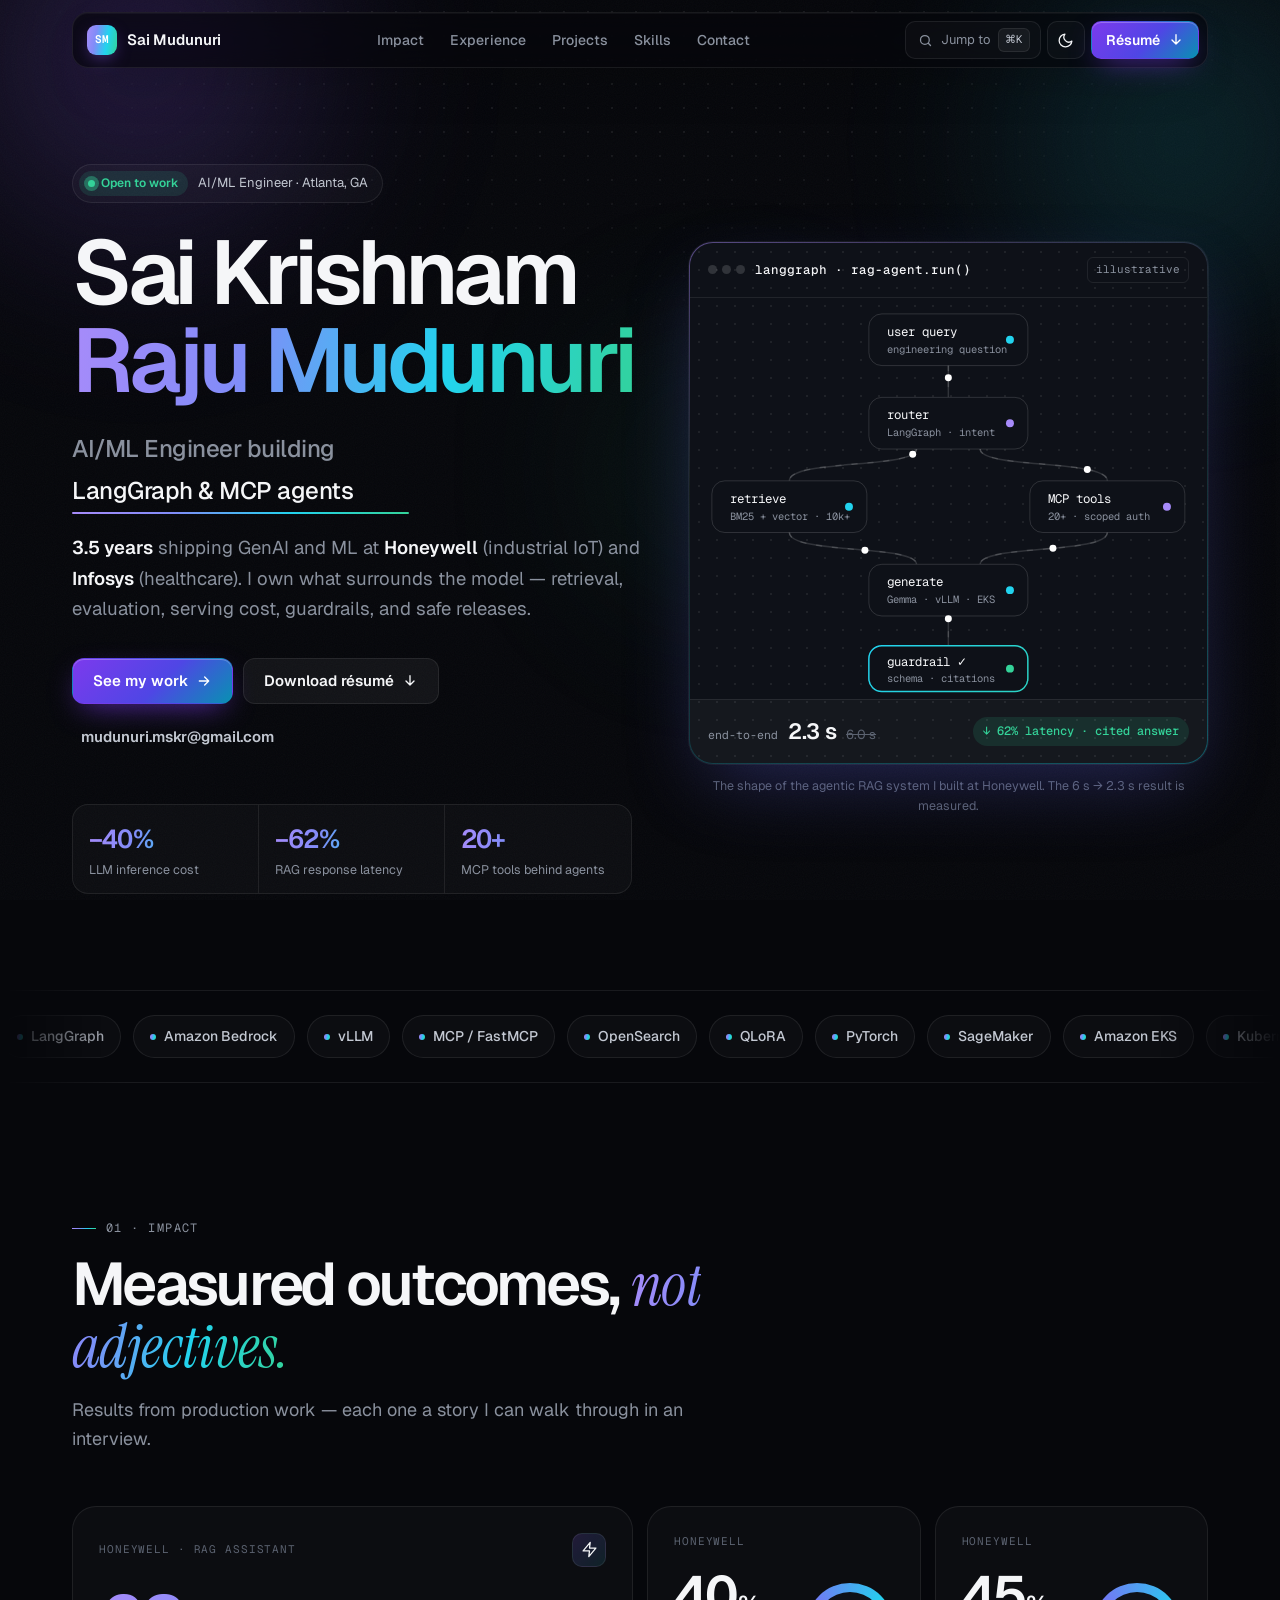
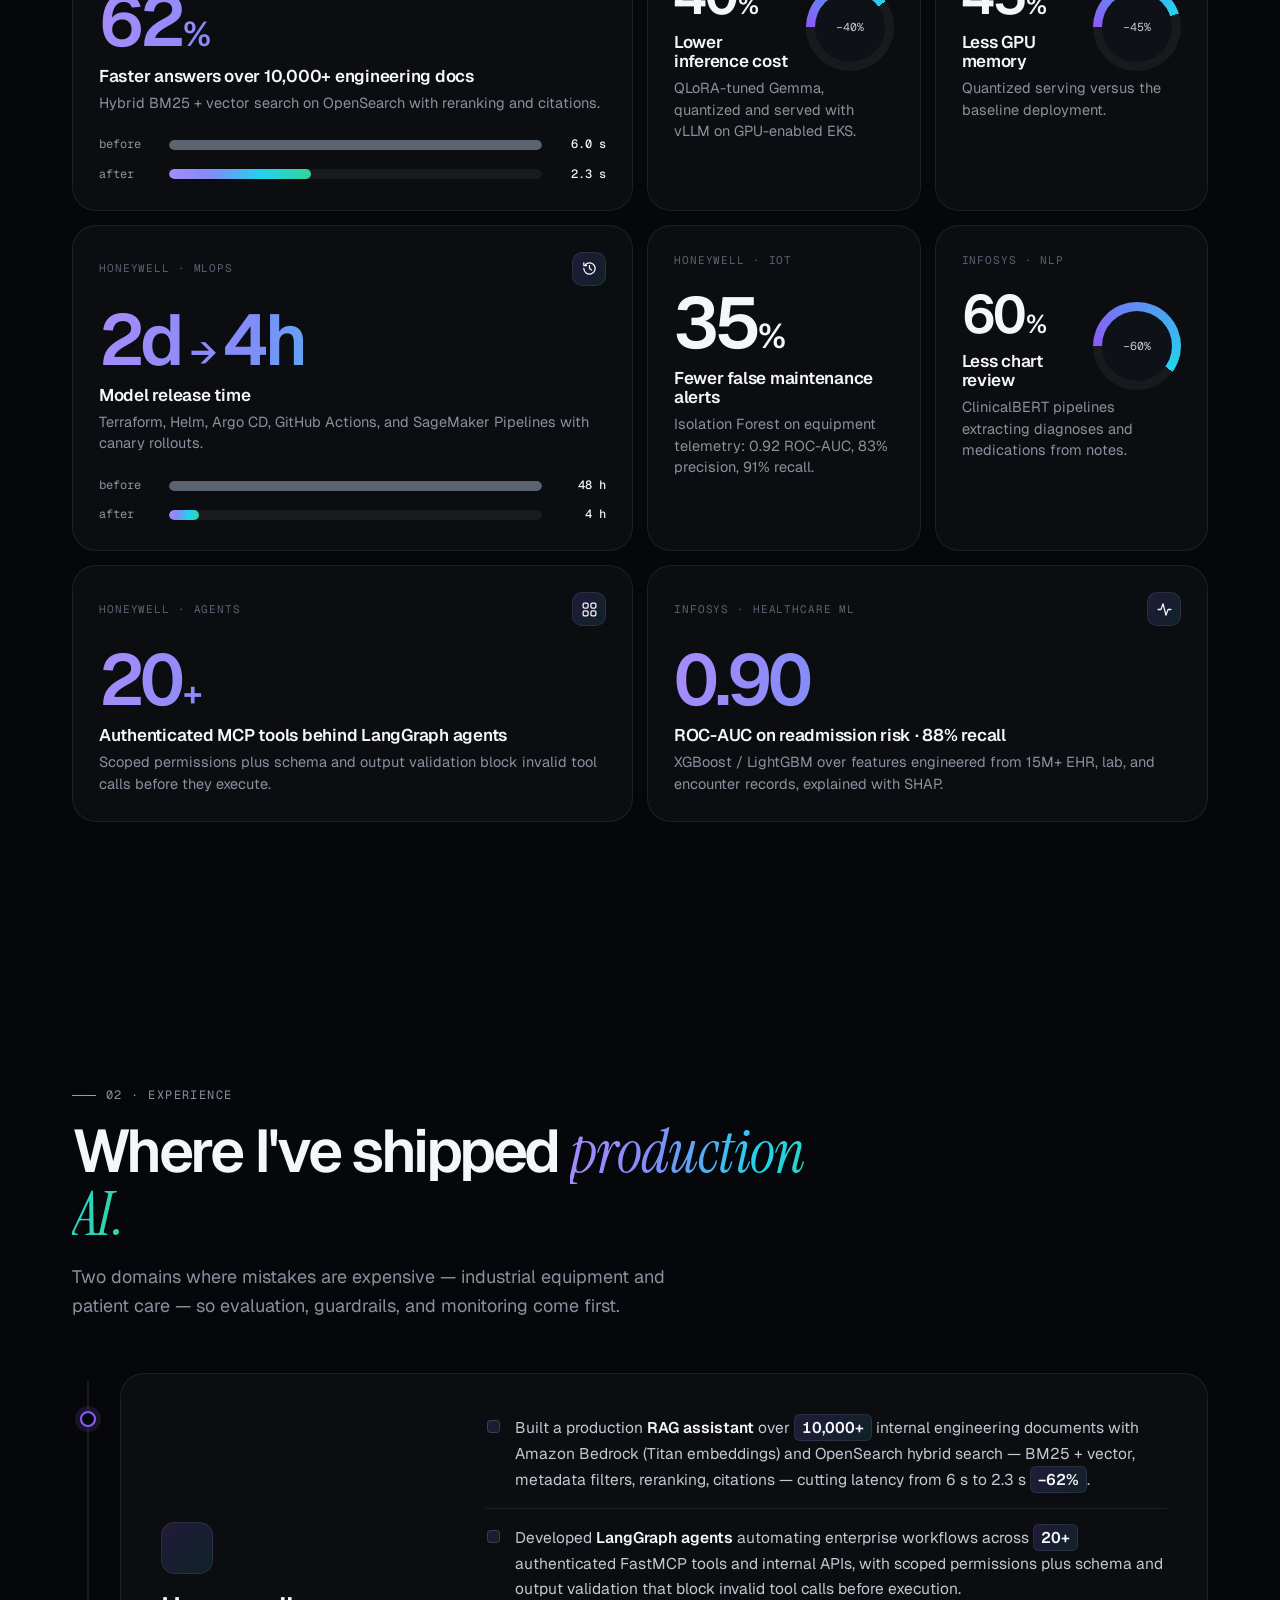
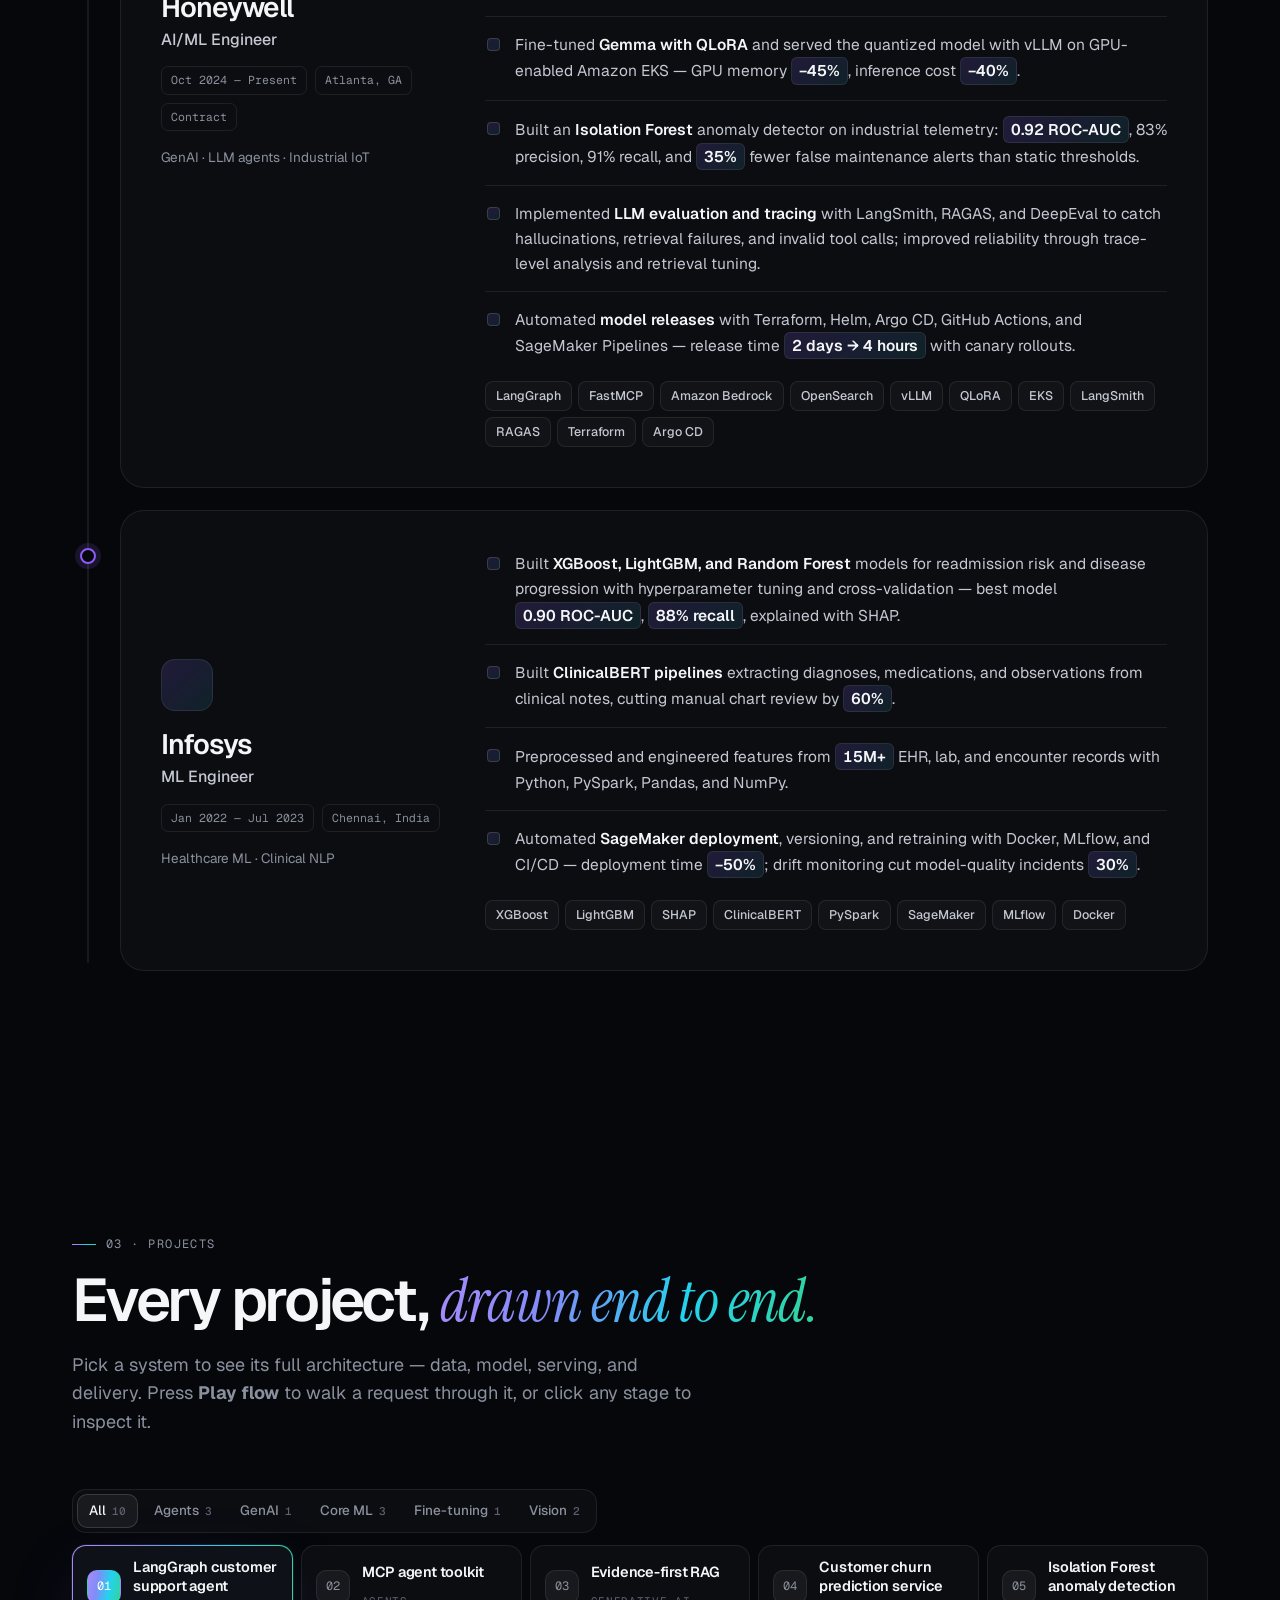
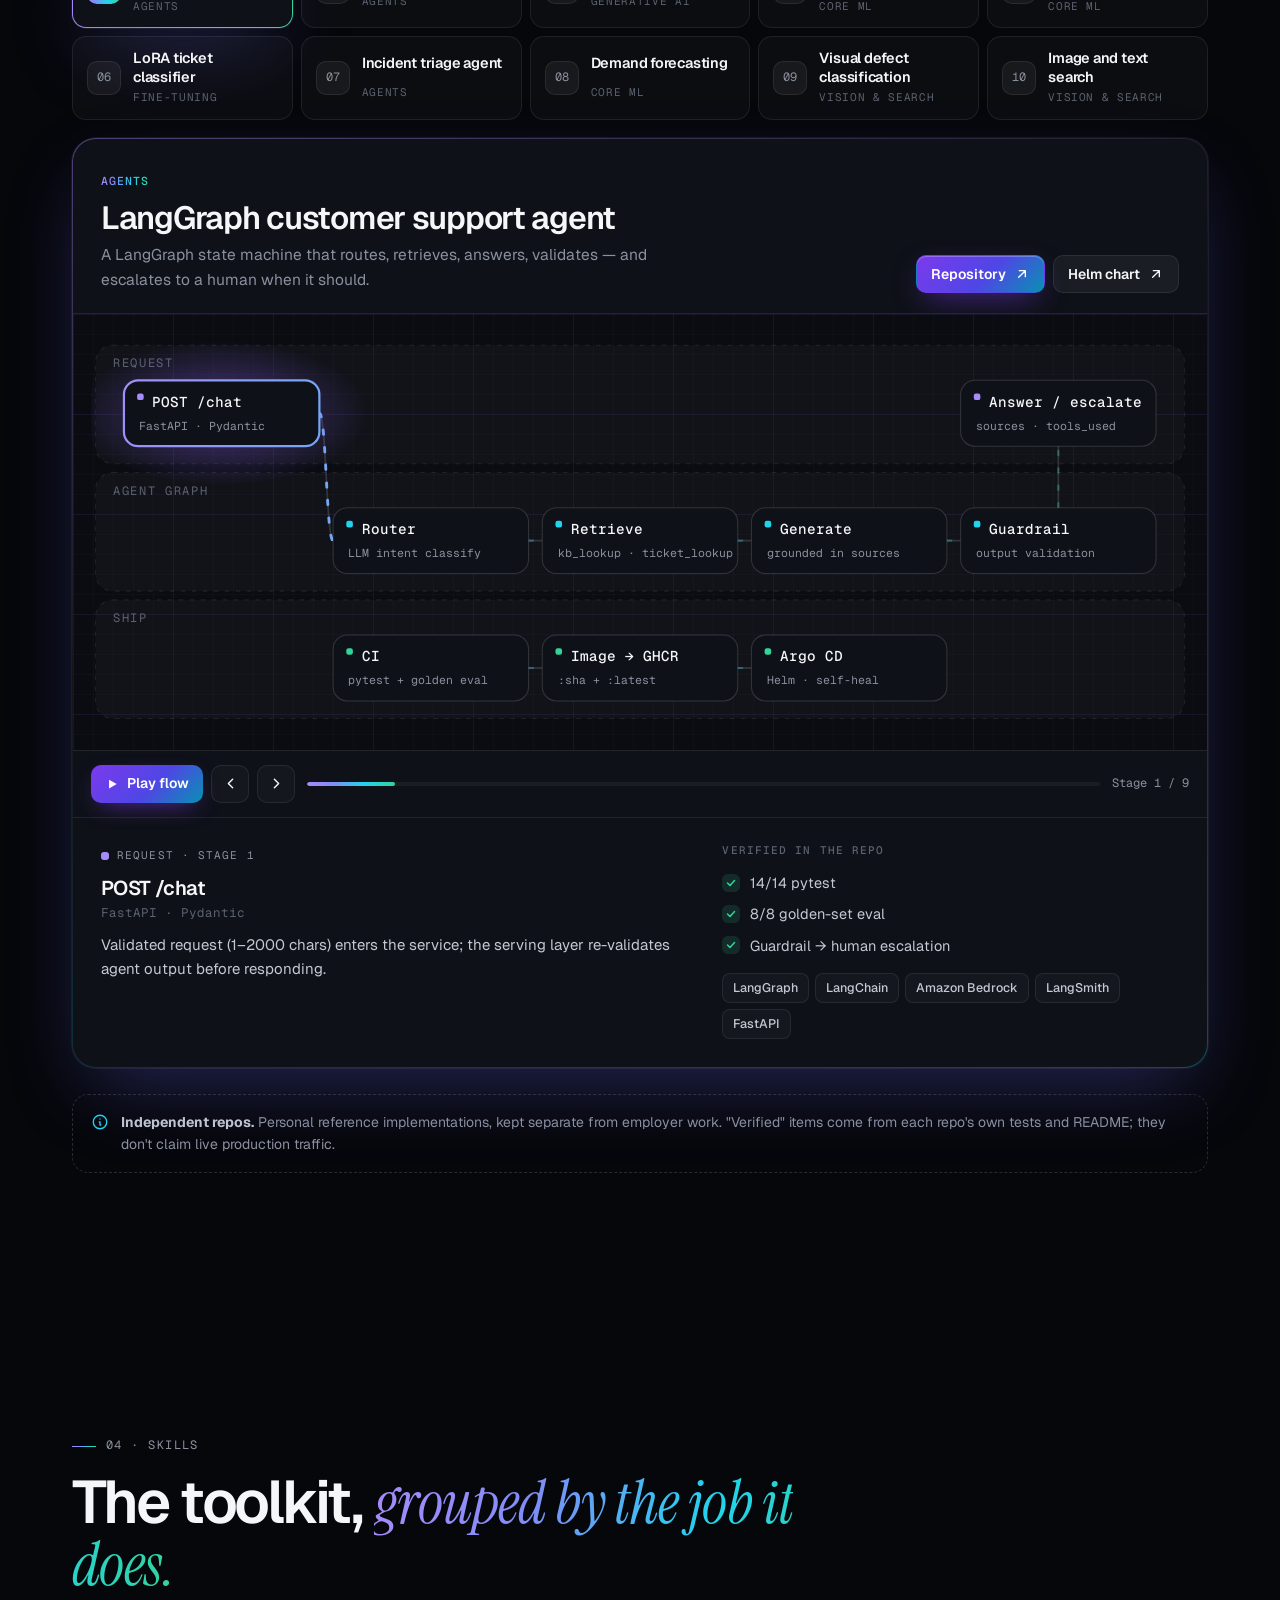
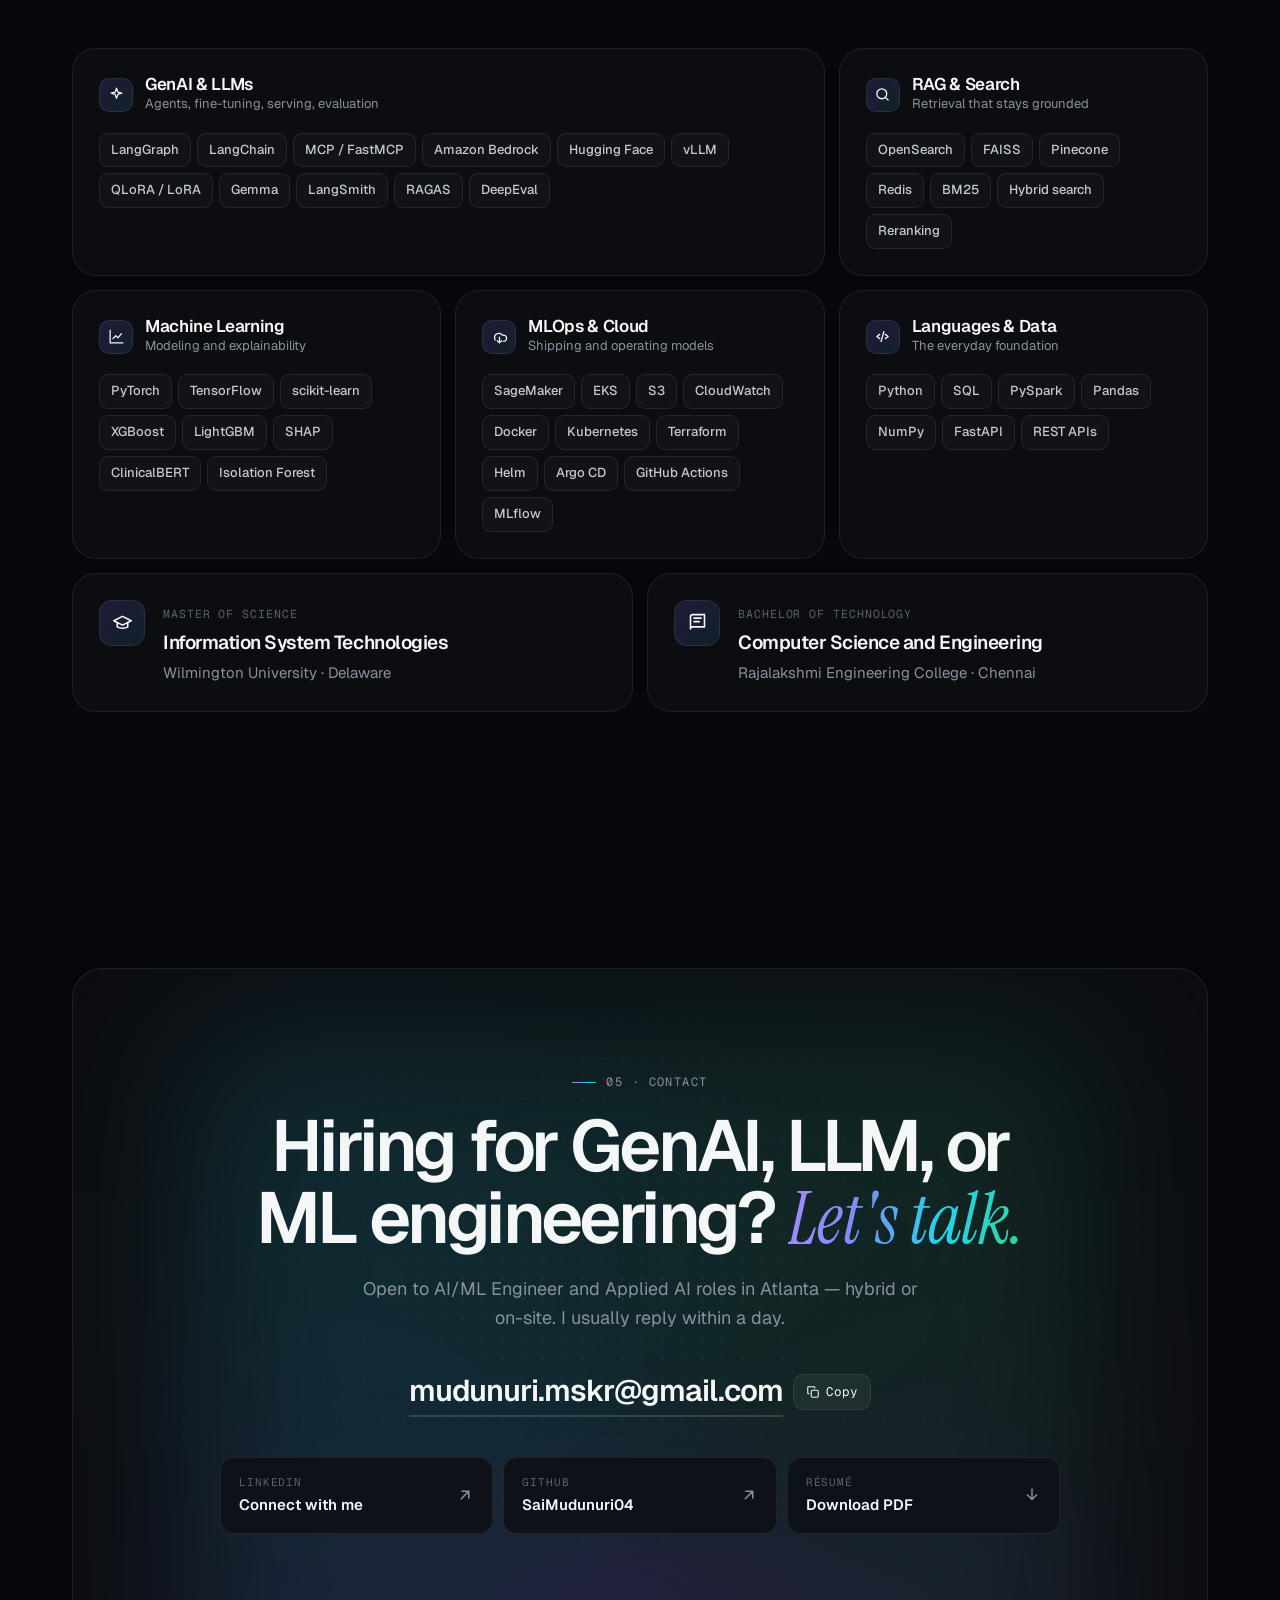
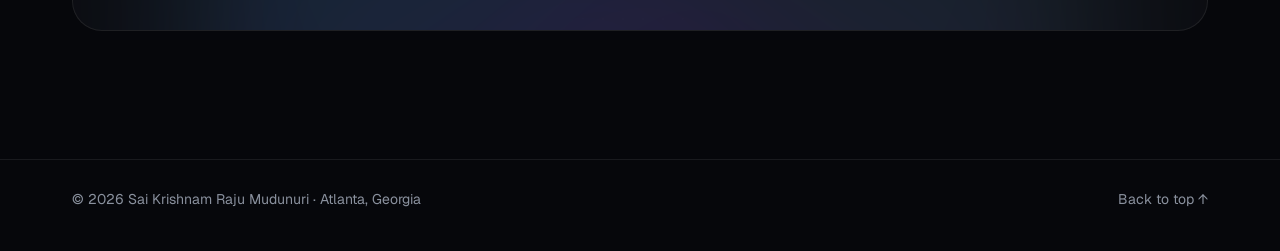
<file: public/index.html>
<!DOCTYPE html>
<html lang="en" id="top" data-theme="dark">
<head>
<meta charset="utf-8">
<meta name="viewport" content="width=device-width, initial-scale=1, viewport-fit=cover">
<title>Sai Krishnam Raju Mudunuri — AI/ML Engineer</title>
<meta name="description" content="Sai Krishnam Raju Mudunuri — AI/ML Engineer in Atlanta building production GenAI, RAG, LLM agents, and ML systems at Honeywell. Cut LLM inference cost 40% and RAG latency 62%.">
<meta name="theme-color" content="#06070b">
<meta property="og:type" content="website">
<meta property="og:title" content="Sai Krishnam Raju Mudunuri — AI/ML Engineer">
<meta property="og:description" content="Production GenAI, RAG, LLM agents, and ML systems. 3.5 years at Honeywell and Infosys.">
<meta property="og:url" content="https://saimudunuri04.github.io/">
<meta name="twitter:card" content="summary">
<link rel="canonical" href="https://saimudunuri04.github.io/">
<link rel="icon" href="data:image/svg+xml,%3Csvg xmlns='http://www.w3.org/2000/svg' viewBox='0 0 64 64'%3E%3Cdefs%3E%3ClinearGradient id='g' x1='0' y1='0' x2='1' y2='1'%3E%3Cstop offset='0' stop-color='%237c3aed'/%3E%3Cstop offset='1' stop-color='%230891b2'/%3E%3C/linearGradient%3E%3C/defs%3E%3Crect width='64' height='64' rx='16' fill='url(%23g)'/%3E%3Ctext x='32' y='41' font-family='monospace' font-size='24' font-weight='700' fill='white' text-anchor='middle'%3ESM%3C/text%3E%3C/svg%3E">
<script>
  (function () {
    var d = document.documentElement, t = null;
    d.className += ' js';
    try { t = localStorage.getItem('sm-theme'); } catch (e) {}
    d.setAttribute('data-theme', t === 'light' ? 'light' : 'dark');
  })();
</script>
<link rel="preconnect" href="https://fonts.googleapis.com">
<link rel="preconnect" href="https://fonts.gstatic.com" crossorigin>
<link href="https://fonts.googleapis.com/css2?family=Geist:wght@400;500;600;700&family=Geist+Mono:wght@400;500;600&family=Instrument+Serif:ital@0;1&display=swap" rel="stylesheet">
<link rel="stylesheet" href="styles.css">
<script type="application/ld+json">
{
  "@context": "https://schema.org",
  "@type": "Person",
  "name": "Sai Krishnam Raju Mudunuri",
  "jobTitle": "AI/ML Engineer",
  "worksFor": { "@type": "Organization", "name": "Honeywell" },
  "address": { "@type": "PostalAddress", "addressLocality": "Atlanta", "addressRegion": "GA" },
  "email": "mailto:mudunuri.mskr@gmail.com",
  "url": "https://saimudunuri04.github.io/",
  "sameAs": ["https://www.linkedin.com/in/sai-krishnam-raju-mudunuri-93438520a/", "https://github.com/SaiMudunuri04"]
}
</script>
</head>
<body>
<a class="skip-link" href="#main">Skip to main content</a>
<div id="scroll-progress" aria-hidden="true"></div>
<div class="ambient" aria-hidden="true"><div class="blob b1"></div><div class="blob b2"></div><div class="blob b3"></div></div>
<div class="noise" aria-hidden="true"></div>

<!-- ================= Nav ================= -->
<nav class="site-nav" aria-label="Primary">
  <div class="container">
    <div class="nav-shell">
      <a class="brand" href="#top" aria-label="Sai Mudunuri, back to top"><span class="brand-mark" aria-hidden="true">SM</span><span>Sai Mudunuri</span></a>
      <div class="nav-links">
        <a href="#impact">Impact</a>
        <a href="#experience">Experience</a>
        <a href="#projects">Projects</a>
        <a href="#skills">Skills</a>
        <a href="#contact">Contact</a>
      </div>
      <div class="nav-actions">
        <button class="kbd-btn" type="button" id="palette-btn" aria-label="Open quick navigation">
          <svg viewBox="0 0 24 24" fill="none" stroke="currentColor" stroke-width="2" stroke-linecap="round" aria-hidden="true"><circle cx="11" cy="11" r="7"/><path d="m20 20-3.5-3.5"/></svg>
          Jump to <kbd>⌘K</kbd>
        </button>
        <button class="icon-btn" id="theme-toggle" type="button" aria-label="Switch to light theme">
          <svg class="theme-icon-moon" viewBox="0 0 24 24" fill="none" stroke="currentColor" stroke-width="1.8" stroke-linecap="round" stroke-linejoin="round" aria-hidden="true"><path d="M21 12.8A9 9 0 1 1 11.2 3a7 7 0 0 0 9.8 9.8z"/></svg>
          <svg class="theme-icon-sun" viewBox="0 0 24 24" fill="none" stroke="currentColor" stroke-width="1.8" stroke-linecap="round" aria-hidden="true"><circle cx="12" cy="12" r="4"/><path d="M12 2v2M12 20v2M4.9 4.9l1.4 1.4M17.7 17.7l1.4 1.4M2 12h2M20 12h2M4.9 19.1l1.4-1.4M17.7 6.3l1.4-1.4"/></svg>
        </button>
        <a class="btn btn-primary btn-sm nav-cta" href="resume.pdf" download>Résumé
          <svg class="arrow-d" viewBox="0 0 24 24" fill="none" stroke="currentColor" stroke-width="2" stroke-linecap="round" stroke-linejoin="round" aria-hidden="true"><path d="M12 4v14M6 12l6 6 6-6"/></svg>
        </a>
        <button class="icon-btn menu-btn" id="menu-btn" type="button" aria-label="Open menu" aria-expanded="false" aria-controls="mobile-menu">
          <span class="bars" aria-hidden="true"><span class="bar"></span><span class="bar"></span><span class="bar"></span></span>
        </button>
      </div>
    </div>
  </div>
</nav>
<div class="mobile-menu" id="mobile-menu">
  <a href="#impact">Impact <span>01</span></a>
  <a href="#experience">Experience <span>02</span></a>
  <a href="#projects">Projects <span>03</span></a>
  <a href="#skills">Skills <span>04</span></a>
  <a href="#contact">Contact <span>05</span></a>
  <a class="btn btn-primary" href="resume.pdf" download>Download résumé</a>
</div>

<main id="main">

<!-- ================= Hero ================= -->
<header class="hero" id="home">
  <div class="container hero-grid">
    <div>
      <span class="badge rise"><span class="pill"><span class="live-dot" aria-hidden="true"></span>Open to work</span>AI/ML Engineer · Atlanta, GA</span>
      <h1 class="rise d1"><span>Sai Krishnam</span><span class="grad-text">Raju Mudunuri</span></h1>
      <p class="hero-role rise d2">AI/ML Engineer building
        <span class="rotator" id="rotator" aria-live="polite">
          <span class="on">production RAG systems</span>
          <span>LangGraph &amp; MCP agents</span>
          <span>fine-tuned, cost-efficient LLMs</span>
          <span>reliable ML pipelines</span>
        </span>
      </p>
      <p class="hero-lede rise d3">
        <strong>3.5 years</strong> shipping GenAI and ML at <strong>Honeywell</strong> (industrial IoT) and <strong>Infosys</strong> (healthcare).
        I own what surrounds the model — retrieval, evaluation, serving cost, guardrails, and safe releases.
      </p>
      <div class="hero-ctas rise d3">
        <a class="btn btn-primary" href="#experience">See my work
          <svg class="arrow-r" viewBox="0 0 24 24" fill="none" stroke="currentColor" stroke-width="2" stroke-linecap="round" stroke-linejoin="round" aria-hidden="true"><path d="M5 12h14M13 6l6 6-6 6"/></svg>
        </a>
        <a class="btn btn-secondary" href="resume.pdf" download>Download résumé
          <svg class="arrow-d" viewBox="0 0 24 24" fill="none" stroke="currentColor" stroke-width="2" stroke-linecap="round" stroke-linejoin="round" aria-hidden="true"><path d="M12 4v14M6 12l6 6 6-6"/></svg>
        </a>
        <a class="btn btn-ghost" href="mailto:mudunuri.mskr@gmail.com">mudunuri.mskr@gmail.com</a>
      </div>
      <div class="hero-proof rise d4">
        <div><b class="grad-text">−40%</b><span>LLM inference cost</span></div>
        <div><b class="grad-text">−62%</b><span>RAG response latency</span></div>
        <div><b class="grad-text">20+</b><span>MCP tools behind agents</span></div>
      </div>
    </div>

    <figure class="rise d2" aria-labelledby="graph-caption">
      <div class="graph-card">
        <div class="graph-inner">
          <div class="graph-head">
            <div class="graph-title"><span class="dots" aria-hidden="true"><i></i><i></i><i></i></span><b>langgraph · rag-agent.run()</b></div>
            <span class="graph-tag">illustrative</span>
          </div>
          <svg class="graph-svg" viewBox="0 0 520 404" role="img" aria-label="Agent graph: user query, router, retrieval and MCP tools, generation, guardrail">
            <defs>
              <linearGradient id="g-flow" x1="0" y1="0" x2="520" y2="404" gradientUnits="userSpaceOnUse">
                <stop offset="0" stop-color="#a78bfa"/><stop offset="0.55" stop-color="#22d3ee"/><stop offset="1" stop-color="#34d399"/>
              </linearGradient>
            </defs>
            <path id="e1" class="edge" d="M260 68 V100"/>
            <path id="e2" class="edge" d="M228 152 C228 172 100 162 100 184"/>
            <path id="e3" class="edge" d="M292 152 C292 172 420 162 420 184"/>
            <path id="e4" class="edge" d="M100 236 C100 258 228 248 228 268"/>
            <path id="e5" class="edge" d="M420 236 C420 258 292 248 292 268"/>
            <path id="e6" class="edge" d="M260 320 V350"/>
            <use href="#e1" class="flow"/><use href="#e2" class="flow"/><use href="#e3" class="flow"/><use href="#e4" class="flow"/><use href="#e5" class="flow"/><use href="#e6" class="flow"/>

            <g class="node"><rect x="180" y="16" width="160" height="52" rx="13"/><text x="198" y="38">user query</text><text class="sub" x="198" y="55">engineering question</text><circle cx="322" cy="42" r="4" fill="#22d3ee"/></g>
            <g class="node"><rect x="180" y="100" width="160" height="52" rx="13"/><text x="198" y="122">router</text><text class="sub" x="198" y="139">LangGraph · intent</text><circle cx="322" cy="126" r="4" fill="#a78bfa"/></g>
            <g class="node"><rect x="22" y="184" width="156" height="52" rx="13"/><text x="40" y="206">retrieve</text><text class="sub" x="40" y="223">BM25 + vector · 10k+</text><circle cx="160" cy="210" r="4" fill="#22d3ee"/></g>
            <g class="node"><rect x="342" y="184" width="156" height="52" rx="13"/><text x="360" y="206">MCP tools</text><text class="sub" x="360" y="223">20+ · scoped auth</text><circle cx="480" cy="210" r="4" fill="#a78bfa"/></g>
            <g class="node"><rect x="180" y="268" width="160" height="52" rx="13"/><text x="198" y="290">generate</text><text class="sub" x="198" y="307">Gemma · vLLM · EKS</text><circle cx="322" cy="294" r="4" fill="#22d3ee"/></g>
            <g class="node hot"><rect x="180" y="350" width="160" height="46" rx="13"/><text x="198" y="370">guardrail ✓</text><text class="sub" x="198" y="386">schema · citations</text><circle cx="322" cy="373" r="4" fill="#34d399"/></g>

            <circle class="pulse" r="3.5"><animateMotion dur="0.7s" repeatCount="indefinite" begin="0s"><mpath href="#e1"/></animateMotion></circle>
            <circle class="pulse" r="3.5"><animateMotion dur="1.3s" repeatCount="indefinite" begin="0.4s"><mpath href="#e2"/></animateMotion></circle>
            <circle class="pulse" r="3.5"><animateMotion dur="1.3s" repeatCount="indefinite" begin="0.7s"><mpath href="#e3"/></animateMotion></circle>
            <circle class="pulse" r="3.5"><animateMotion dur="1.3s" repeatCount="indefinite" begin="1s"><mpath href="#e4"/></animateMotion></circle>
            <circle class="pulse" r="3.5"><animateMotion dur="1.3s" repeatCount="indefinite" begin="1.2s"><mpath href="#e5"/></animateMotion></circle>
            <circle class="pulse" r="3.5"><animateMotion dur="0.7s" repeatCount="indefinite" begin="0.2s"><mpath href="#e6"/></animateMotion></circle>
          </svg>
          <div class="graph-foot">
            <div class="graph-stat"><span class="k">end-to-end</span><span class="v">2.3 s</span><s>6.0 s</s></div>
            <span class="chip-ok">↓ 62% latency · cited answer</span>
          </div>
        </div>
      </div>
      <figcaption class="graph-note" id="graph-caption">The shape of the agentic RAG system I built at Honeywell. The 6 s → 2.3 s result is measured.</figcaption>
    </figure>
  </div>
</header>

<!-- ================= Tech marquee ================= -->
<div class="marquee" aria-label="Core technologies">
  <div class="marquee-track" id="marquee-track">
    <span class="marquee-item"><i></i>LangGraph</span><span class="marquee-item"><i></i>Amazon Bedrock</span><span class="marquee-item"><i></i>vLLM</span><span class="marquee-item"><i></i>MCP / FastMCP</span><span class="marquee-item"><i></i>OpenSearch</span><span class="marquee-item"><i></i>QLoRA</span><span class="marquee-item"><i></i>PyTorch</span><span class="marquee-item"><i></i>SageMaker</span><span class="marquee-item"><i></i>Amazon EKS</span><span class="marquee-item"><i></i>Kubernetes</span><span class="marquee-item"><i></i>Terraform</span><span class="marquee-item"><i></i>Argo CD</span><span class="marquee-item"><i></i>LangSmith</span><span class="marquee-item"><i></i>RAGAS</span><span class="marquee-item"><i></i>XGBoost</span><span class="marquee-item"><i></i>PySpark</span>
  </div>
</div>

<!-- ================= Impact ================= -->
<section class="section" id="impact" aria-labelledby="impact-title">
  <div class="container">
    <div class="section-head reveal">
      <span class="kicker">01 · Impact</span>
      <h2 id="impact-title">Measured outcomes, <span class="serif grad-text">not adjectives.</span></h2>
      <p>Results from production work — each one a story I can walk through in an interview.</p>
    </div>

    <div class="bento reveal" id="bento">
      <article class="spot tile w2">
        <div class="tile-top"><span class="tile-org">Honeywell · RAG assistant</span><span class="tile-ico" aria-hidden="true"><svg viewBox="0 0 24 24" fill="none" stroke="currentColor" stroke-width="1.8" stroke-linecap="round" stroke-linejoin="round"><path d="M13 2 3 14h9l-1 8 10-12h-9l1-8z"/></svg></span></div>
        <div class="big grad-text">62<small>%</small></div>
        <h3>Faster answers over 10,000+ engineering docs</h3>
        <p>Hybrid BM25 + vector search on OpenSearch with reranking and citations.</p>
        <div class="viz cmp" aria-label="Response latency before and after">
          <div class="cmp-row"><span>before</span><div class="cmp-track"><div class="cmp-fill" style="--w:100%;--d:.2s"></div></div><b>6.0 s</b></div>
          <div class="cmp-row"><span>after</span><div class="cmp-track"><div class="cmp-fill after" style="--w:38%;--d:.5s"></div></div><b>2.3 s</b></div>
        </div>
      </article>
      <article class="spot tile">
        <div class="tile-top"><span class="tile-org">Honeywell</span></div>
        <div class="tile-row"><div><div class="big">40<small>%</small></div><h3>Lower inference cost</h3></div><div class="ring" style="--p:40" aria-hidden="true"><span>−40%</span></div></div>
        <p>QLoRA-tuned Gemma, quantized and served with vLLM on GPU-enabled EKS.</p>
      </article>
      <article class="spot tile">
        <div class="tile-top"><span class="tile-org">Honeywell</span></div>
        <div class="tile-row"><div><div class="big">45<small>%</small></div><h3>Less GPU memory</h3></div><div class="ring" style="--p:45" aria-hidden="true"><span>−45%</span></div></div>
        <p>Quantized serving versus the baseline deployment.</p>
      </article>

      <article class="spot tile w2">
        <div class="tile-top"><span class="tile-org">Honeywell · MLOps</span><span class="tile-ico" aria-hidden="true"><svg viewBox="0 0 24 24" fill="none" stroke="currentColor" stroke-width="1.8" stroke-linecap="round" stroke-linejoin="round"><path d="M4 12a8 8 0 1 0 2.3-5.7"/><path d="M4 4v4h4"/><path d="M12 8v4l3 2"/></svg></span></div>
        <div class="big grad-text">2d<small> → </small>4h</div>
        <h3>Model release time</h3>
        <p>Terraform, Helm, Argo CD, GitHub Actions, and SageMaker Pipelines with canary rollouts.</p>
        <div class="viz cmp" aria-label="Release time before and after">
          <div class="cmp-row"><span>before</span><div class="cmp-track"><div class="cmp-fill" style="--w:100%;--d:.3s"></div></div><b>48 h</b></div>
          <div class="cmp-row"><span>after</span><div class="cmp-track"><div class="cmp-fill after" style="--w:8%;--d:.6s"></div></div><b>4 h</b></div>
        </div>
      </article>
      <article class="spot tile">
        <div class="tile-top"><span class="tile-org">Honeywell · IoT</span></div>
        <div class="big">35<small>%</small></div>
        <h3>Fewer false maintenance alerts</h3>
        <p>Isolation Forest on equipment telemetry: 0.92 ROC-AUC, 83% precision, 91% recall.</p>
      </article>
      <article class="spot tile">
        <div class="tile-top"><span class="tile-org">Infosys · NLP</span></div>
        <div class="tile-row"><div><div class="big">60<small>%</small></div><h3>Less chart review</h3></div><div class="ring" style="--p:60" aria-hidden="true"><span>−60%</span></div></div>
        <p>ClinicalBERT pipelines extracting diagnoses and medications from notes.</p>
      </article>

      <article class="spot tile w2">
        <div class="tile-top"><span class="tile-org">Honeywell · Agents</span><span class="tile-ico" aria-hidden="true"><svg viewBox="0 0 24 24" fill="none" stroke="currentColor" stroke-width="1.8" stroke-linecap="round" stroke-linejoin="round"><rect x="3" y="3" width="7" height="7" rx="2"/><rect x="14" y="3" width="7" height="7" rx="2"/><rect x="3" y="14" width="7" height="7" rx="2"/><rect x="14" y="14" width="7" height="7" rx="2"/></svg></span></div>
        <div class="big grad-text">20<small>+</small></div>
        <h3>Authenticated MCP tools behind LangGraph agents</h3>
        <p>Scoped permissions plus schema and output validation block invalid tool calls before they execute.</p>
      </article>
      <article class="spot tile w2">
        <div class="tile-top"><span class="tile-org">Infosys · Healthcare ML</span><span class="tile-ico" aria-hidden="true"><svg viewBox="0 0 24 24" fill="none" stroke="currentColor" stroke-width="1.8" stroke-linecap="round" stroke-linejoin="round"><path d="M3 12h4l3-8 4 16 3-8h4"/></svg></span></div>
        <div class="big grad-text">0.90</div>
        <h3>ROC-AUC on readmission risk · 88% recall</h3>
        <p>XGBoost / LightGBM over features engineered from 15M+ EHR, lab, and encounter records, explained with SHAP.</p>
      </article>
    </div>
  </div>
</section>

<!-- ================= Experience ================= -->
<section class="section" id="experience" aria-labelledby="experience-title">
  <div class="container">
    <div class="section-head reveal">
      <span class="kicker">02 · Experience</span>
      <h2 id="experience-title">Where I've shipped <span class="serif grad-text">production AI.</span></h2>
      <p>Two domains where mistakes are expensive — industrial equipment and patient care — so evaluation, guardrails, and monitoring come first.</p>
    </div>

    <div class="timeline" id="timeline">
      <div class="timeline-fill" aria-hidden="true"></div>

      <div class="role-wrap reveal">
        <span class="role-node" aria-hidden="true"></span>
        <article class="spot role">
          <div class="role-side">
            <div class="role-logo grad-text" aria-hidden="true">HW</div>
            <h3 class="role-company">Honeywell</h3>
            <p class="role-title">AI/ML Engineer</p>
            <div class="role-meta"><span class="meta-chip">Oct 2024 — Present</span><span class="meta-chip">Atlanta, GA</span><span class="meta-chip">Contract</span></div>
            <p class="role-domain">GenAI · LLM agents · Industrial IoT</p>
          </div>
          <div>
            <ul class="role-points">
              <li>Built a production <strong>RAG assistant</strong> over <span class="kpi">10,000+</span> internal engineering documents with Amazon Bedrock (Titan embeddings) and OpenSearch hybrid search — BM25 + vector, metadata filters, reranking, citations — cutting latency from 6 s to 2.3 s <span class="kpi">−62%</span>.</li>
              <li>Developed <strong>LangGraph agents</strong> automating enterprise workflows across <span class="kpi">20+</span> authenticated FastMCP tools and internal APIs, with scoped permissions plus schema and output validation that block invalid tool calls before execution.</li>
              <li>Fine-tuned <strong>Gemma with QLoRA</strong> and served the quantized model with vLLM on GPU-enabled Amazon EKS — GPU memory <span class="kpi">−45%</span>, inference cost <span class="kpi">−40%</span>.</li>
              <li>Built an <strong>Isolation Forest</strong> anomaly detector on industrial telemetry: <span class="kpi">0.92 ROC-AUC</span>, 83% precision, 91% recall, and <span class="kpi">35%</span> fewer false maintenance alerts than static thresholds.</li>
              <li>Implemented <strong>LLM evaluation and tracing</strong> with LangSmith, RAGAS, and DeepEval to catch hallucinations, retrieval failures, and invalid tool calls; improved reliability through trace-level analysis and retrieval tuning.</li>
              <li>Automated <strong>model releases</strong> with Terraform, Helm, Argo CD, GitHub Actions, and SageMaker Pipelines — release time <span class="kpi">2 days → 4 hours</span> with canary rollouts.</li>
            </ul>
            <div class="stack"><span class="chip">LangGraph</span><span class="chip">FastMCP</span><span class="chip">Amazon Bedrock</span><span class="chip">OpenSearch</span><span class="chip">vLLM</span><span class="chip">QLoRA</span><span class="chip">EKS</span><span class="chip">LangSmith</span><span class="chip">RAGAS</span><span class="chip">Terraform</span><span class="chip">Argo CD</span></div>
          </div>
        </article>
      </div>

      <div class="role-wrap reveal">
        <span class="role-node" aria-hidden="true"></span>
        <article class="spot role">
          <div class="role-side">
            <div class="role-logo grad-text" aria-hidden="true">IN</div>
            <h3 class="role-company">Infosys</h3>
            <p class="role-title">ML Engineer</p>
            <div class="role-meta"><span class="meta-chip">Jan 2022 — Jul 2023</span><span class="meta-chip">Chennai, India</span></div>
            <p class="role-domain">Healthcare ML · Clinical NLP</p>
          </div>
          <div>
            <ul class="role-points">
              <li>Built <strong>XGBoost, LightGBM, and Random Forest</strong> models for readmission risk and disease progression with hyperparameter tuning and cross-validation — best model <span class="kpi">0.90 ROC-AUC</span>, <span class="kpi">88% recall</span>, explained with SHAP.</li>
              <li>Built <strong>ClinicalBERT pipelines</strong> extracting diagnoses, medications, and observations from clinical notes, cutting manual chart review by <span class="kpi">60%</span>.</li>
              <li>Preprocessed and engineered features from <span class="kpi">15M+</span> EHR, lab, and encounter records with Python, PySpark, Pandas, and NumPy.</li>
              <li>Automated <strong>SageMaker deployment</strong>, versioning, and retraining with Docker, MLflow, and CI/CD — deployment time <span class="kpi">−50%</span>; drift monitoring cut model-quality incidents <span class="kpi">30%</span>.</li>
            </ul>
            <div class="stack"><span class="chip">XGBoost</span><span class="chip">LightGBM</span><span class="chip">SHAP</span><span class="chip">ClinicalBERT</span><span class="chip">PySpark</span><span class="chip">SageMaker</span><span class="chip">MLflow</span><span class="chip">Docker</span></div>
          </div>
        </article>
      </div>
    </div>
  </div>
</section>

<!-- ================= Projects ================= -->
<section class="section" id="projects" aria-labelledby="projects-title">
  <div class="container">
    <div class="section-head reveal">
      <span class="kicker">03 · Projects</span>
      <h2 id="projects-title">Every project, <span class="serif grad-text">drawn end to end.</span></h2>
      <p>Pick a system to see its full architecture — data, model, serving, and delivery. Press <b>Play flow</b> to walk a request through it, or click any stage to inspect it.</p>
    </div>

    <div class="bp reveal" id="bp">
      <div class="bp-rail">
        <div class="filters" role="group" aria-label="Filter projects by category">
          <button class="filter" type="button" data-filter="all" aria-pressed="true">All</button>
          <button class="filter" type="button" data-filter="Agents" aria-pressed="false">Agents</button>
          <button class="filter" type="button" data-filter="Generative AI" aria-pressed="false">GenAI</button>
          <button class="filter" type="button" data-filter="Core ML" aria-pressed="false">Core ML</button>
          <button class="filter" type="button" data-filter="Fine-tuning" aria-pressed="false">Fine-tuning</button>
          <button class="filter" type="button" data-filter="Vision &amp; Search" aria-pressed="false">Vision</button>
        </div>
        <div class="bp-list" id="bp-list" role="tablist" aria-label="Projects" aria-orientation="vertical"></div>
      </div>

      <div class="bp-main">
        <div class="bp-inner" id="bp-panel" role="tabpanel" aria-labelledby="bp-title">
          <div class="bp-head">
            <div>
              <span class="cat" id="bp-cat"></span>
              <h3 id="bp-title"></h3>
              <p id="bp-summary"></p>
            </div>
            <div class="bp-links" id="bp-links"></div>
          </div>
          <div class="bp-canvas">
            <svg class="bp-svg" id="bp-svg" role="img" aria-label="Architecture diagram"></svg>
            <ol class="bp-steps" id="bp-steps"></ol>
          </div>
          <div class="bp-bar">
            <div class="bp-ctrl">
              <button class="bp-play" type="button" id="bp-play"><svg viewBox="0 0 24 24" fill="currentColor" aria-hidden="true"><path d="M7 4.5v15l13-7.5z"/></svg><span>Play flow</span></button>
              <button class="icon-btn" type="button" id="bp-prev" aria-label="Previous stage"><svg viewBox="0 0 24 24" fill="none" stroke="currentColor" stroke-width="2" stroke-linecap="round" stroke-linejoin="round" aria-hidden="true"><path d="m15 18-6-6 6-6"/></svg></button>
              <button class="icon-btn" type="button" id="bp-next" aria-label="Next stage"><svg viewBox="0 0 24 24" fill="none" stroke="currentColor" stroke-width="2" stroke-linecap="round" stroke-linejoin="round" aria-hidden="true"><path d="m9 18 6-6-6-6"/></svg></button>
            </div>
            <div class="bp-progress" aria-hidden="true"><i id="bp-progress"></i></div>
            <span class="bp-count" id="bp-count"></span>
          </div>
          <div class="bp-detail">
            <div class="bp-insp" id="bp-insp" aria-live="polite"></div>
            <div class="bp-proof">
              <h5>Verified in the repo</h5>
              <ul id="bp-proof"></ul>
              <div class="stack" id="bp-tags"></div>
            </div>
          </div>
        </div>
      </div>
    </div>
    <noscript><p class="note">The blueprint explorer needs JavaScript. Browse every repository on <a href="https://github.com/SaiMudunuri04">GitHub</a>.</p></noscript>

    <p class="note">
      <svg viewBox="0 0 24 24" fill="none" stroke="currentColor" stroke-width="1.8" stroke-linecap="round" stroke-linejoin="round" aria-hidden="true"><circle cx="12" cy="12" r="9"/><path d="M12 8h.01M11 12h1v4h1"/></svg>
      <span><strong>Independent repos.</strong> Personal reference implementations, kept separate from employer work. "Verified" items come from each repo's own tests and README; they don't claim live production traffic.</span>
    </p>
  </div>
</section>

<!-- ================= Skills ================= -->
<section class="section" id="skills" aria-labelledby="skills-title">
  <div class="container">
    <div class="section-head reveal">
      <span class="kicker">04 · Skills</span>
      <h2 id="skills-title">The toolkit, <span class="serif grad-text">grouped by the job it does.</span></h2>
    </div>
    <div class="skills-grid">
      <article class="spot skill wide reveal">
        <div class="skill-head"><span class="tile-ico" aria-hidden="true"><svg viewBox="0 0 24 24" fill="none" stroke="currentColor" stroke-width="1.8" stroke-linecap="round" stroke-linejoin="round"><path d="M12 3l1.9 5.6L19.5 10l-5.6 1.9L12 17.5l-1.9-5.6L4.5 10l5.6-1.4z"/></svg></span><div><h3>GenAI &amp; LLMs</h3><p>Agents, fine-tuning, serving, evaluation</p></div></div>
        <div class="stack"><span class="chip">LangGraph</span><span class="chip">LangChain</span><span class="chip">MCP / FastMCP</span><span class="chip">Amazon Bedrock</span><span class="chip">Hugging Face</span><span class="chip">vLLM</span><span class="chip">QLoRA / LoRA</span><span class="chip">Gemma</span><span class="chip">LangSmith</span><span class="chip">RAGAS</span><span class="chip">DeepEval</span></div>
      </article>
      <article class="spot skill reveal d1">
        <div class="skill-head"><span class="tile-ico" aria-hidden="true"><svg viewBox="0 0 24 24" fill="none" stroke="currentColor" stroke-width="1.8" stroke-linecap="round"><circle cx="11" cy="11" r="7"/><path d="m20 20-3.5-3.5"/></svg></span><div><h3>RAG &amp; Search</h3><p>Retrieval that stays grounded</p></div></div>
        <div class="stack"><span class="chip">OpenSearch</span><span class="chip">FAISS</span><span class="chip">Pinecone</span><span class="chip">Redis</span><span class="chip">BM25</span><span class="chip">Hybrid search</span><span class="chip">Reranking</span></div>
      </article>
      <article class="spot skill reveal">
        <div class="skill-head"><span class="tile-ico" aria-hidden="true"><svg viewBox="0 0 24 24" fill="none" stroke="currentColor" stroke-width="1.8" stroke-linecap="round" stroke-linejoin="round"><path d="M3 3v18h18"/><path d="m7 15 4-4 3 3 5-6"/></svg></span><div><h3>Machine Learning</h3><p>Modeling and explainability</p></div></div>
        <div class="stack"><span class="chip">PyTorch</span><span class="chip">TensorFlow</span><span class="chip">scikit-learn</span><span class="chip">XGBoost</span><span class="chip">LightGBM</span><span class="chip">SHAP</span><span class="chip">ClinicalBERT</span><span class="chip">Isolation Forest</span></div>
      </article>
      <article class="spot skill reveal d1">
        <div class="skill-head"><span class="tile-ico" aria-hidden="true"><svg viewBox="0 0 24 24" fill="none" stroke="currentColor" stroke-width="1.8" stroke-linecap="round" stroke-linejoin="round"><path d="M17.5 19a4.5 4.5 0 1 0-1.4-8.8A6 6 0 1 0 6 16.9"/><path d="M12 13v8M9 18l3 3 3-3"/></svg></span><div><h3>MLOps &amp; Cloud</h3><p>Shipping and operating models</p></div></div>
        <div class="stack"><span class="chip">SageMaker</span><span class="chip">EKS</span><span class="chip">S3</span><span class="chip">CloudWatch</span><span class="chip">Docker</span><span class="chip">Kubernetes</span><span class="chip">Terraform</span><span class="chip">Helm</span><span class="chip">Argo CD</span><span class="chip">GitHub Actions</span><span class="chip">MLflow</span></div>
      </article>
      <article class="spot skill reveal d2">
        <div class="skill-head"><span class="tile-ico" aria-hidden="true"><svg viewBox="0 0 24 24" fill="none" stroke="currentColor" stroke-width="1.8" stroke-linecap="round" stroke-linejoin="round"><path d="m8 9-4 3 4 3M16 9l4 3-4 3M14 5l-4 14"/></svg></span><div><h3>Languages &amp; Data</h3><p>The everyday foundation</p></div></div>
        <div class="stack"><span class="chip">Python</span><span class="chip">SQL</span><span class="chip">PySpark</span><span class="chip">Pandas</span><span class="chip">NumPy</span><span class="chip">FastAPI</span><span class="chip">REST APIs</span></div>
      </article>
    </div>

    <div class="edu-grid" id="education" style="margin-top:14px">
      <article class="spot edu reveal">
        <span class="tile-ico" aria-hidden="true"><svg viewBox="0 0 24 24" fill="none" stroke="currentColor" stroke-width="1.8" stroke-linecap="round" stroke-linejoin="round"><path d="M22 10 12 5 2 10l10 5 10-5z"/><path d="M6 12v5c3 2 9 2 12 0v-5"/></svg></span>
        <div><span class="lvl">Master of Science</span><h3>Information System Technologies</h3><p>Wilmington University · Delaware</p></div>
      </article>
      <article class="spot edu reveal d1">
        <span class="tile-ico" aria-hidden="true"><svg viewBox="0 0 24 24" fill="none" stroke="currentColor" stroke-width="1.8" stroke-linecap="round" stroke-linejoin="round"><path d="M4 19.5A2.5 2.5 0 0 1 6.5 17H20V3H6.5A2.5 2.5 0 0 0 4 5.5v14z"/><path d="M8 7h8M8 11h6"/></svg></span>
        <div><span class="lvl">Bachelor of Technology</span><h3>Computer Science and Engineering</h3><p>Rajalakshmi Engineering College · Chennai</p></div>
      </article>
    </div>
  </div>
</section>

<!-- ================= Contact ================= -->
<section class="section" id="contact" aria-labelledby="contact-title">
  <div class="container">
    <div class="cta reveal">
      <span class="kicker">05 · Contact</span>
      <h2 id="contact-title">Hiring for GenAI, LLM, or ML engineering? <span class="serif grad-text">Let's talk.</span></h2>
      <p class="cta-lede">Open to AI/ML Engineer and Applied AI roles in Atlanta — hybrid or on-site. I usually reply within a day.</p>
      <div class="email-row">
        <a class="email-link" href="mailto:mudunuri.mskr@gmail.com">mudunuri.mskr@gmail.com</a>
        <button class="copy-btn" type="button" id="copy-email" data-email="mudunuri.mskr@gmail.com">
          <svg viewBox="0 0 24 24" fill="none" stroke="currentColor" stroke-width="1.8" stroke-linecap="round" stroke-linejoin="round" aria-hidden="true"><rect x="9" y="9" width="12" height="12" rx="2"/><path d="M5 15H4a1 1 0 0 1-1-1V4a1 1 0 0 1 1-1h10a1 1 0 0 1 1 1v1"/></svg>Copy
        </button>
      </div>
      <div class="cta-links">
        <a class="cta-link" href="https://www.linkedin.com/in/sai-krishnam-raju-mudunuri-93438520a/" target="_blank" rel="noopener"><span><span class="k">LinkedIn</span><span class="v">Connect with me</span></span><svg viewBox="0 0 24 24" fill="none" stroke="currentColor" stroke-width="2" stroke-linecap="round" stroke-linejoin="round" aria-hidden="true"><path d="M7 17 17 7M8 7h9v9"/></svg></a>
        <a class="cta-link" href="https://github.com/SaiMudunuri04" target="_blank" rel="noopener"><span><span class="k">GitHub</span><span class="v">SaiMudunuri04</span></span><svg viewBox="0 0 24 24" fill="none" stroke="currentColor" stroke-width="2" stroke-linecap="round" stroke-linejoin="round" aria-hidden="true"><path d="M7 17 17 7M8 7h9v9"/></svg></a>
        <a class="cta-link" href="resume.pdf" download><span><span class="k">Résumé</span><span class="v">Download PDF</span></span><svg viewBox="0 0 24 24" fill="none" stroke="currentColor" stroke-width="2" stroke-linecap="round" stroke-linejoin="round" aria-hidden="true"><path d="M12 4v14M6 12l6 6 6-6"/></svg></a>
      </div>
    </div>
  </div>
</section>

</main>

<footer>
  <div class="container footer-inner">
    <span>© 2026 Sai Krishnam Raju Mudunuri · Atlanta, Georgia</span>
    <a href="#top">Back to top ↑</a>
  </div>
</footer>

<!-- ================= Command palette ================= -->
<div class="palette" id="palette" role="dialog" aria-modal="true" aria-label="Quick navigation">
  <div class="palette-box">
    <div class="palette-input">
      <svg viewBox="0 0 24 24" fill="none" stroke="currentColor" stroke-width="2" stroke-linecap="round" aria-hidden="true"><circle cx="11" cy="11" r="7"/><path d="m20 20-3.5-3.5"/></svg>
      <input id="palette-input" type="text" placeholder="Jump to a section or action…" autocomplete="off" aria-controls="palette-list">
      <kbd>esc</kbd>
    </div>
    <div class="palette-list" id="palette-list" role="listbox"></div>
  </div>
</div>
<div class="toast" id="toast" role="status" aria-live="polite"></div>

<script src="projects.js"></script>
<script>
(function () {
  'use strict';
  var root = document.documentElement;
  var reduce = window.matchMedia && window.matchMedia('(prefers-reduced-motion: reduce)').matches;
  var $ = function (s, c) { return (c || document).querySelector(s); };
  var $$ = function (s, c) { return Array.prototype.slice.call((c || document).querySelectorAll(s)); };

  /* ---------- Toast ---------- */
  var toast = $('#toast'), toastT;
  function say(msg) { toast.textContent = msg; toast.classList.add('show'); clearTimeout(toastT); toastT = setTimeout(function () { toast.classList.remove('show'); }, 1900); }

  /* ---------- Theme ---------- */
  var themeBtn = $('#theme-toggle');
  function setTheme(t) {
    root.setAttribute('data-theme', t);
    try { localStorage.setItem('sm-theme', t); } catch (e) {}
    themeBtn.setAttribute('aria-label', t === 'dark' ? 'Switch to light theme' : 'Switch to dark theme');
  }
  function toggleTheme() { setTheme(root.getAttribute('data-theme') === 'dark' ? 'light' : 'dark'); }
  themeBtn.addEventListener('click', toggleTheme);
  themeBtn.setAttribute('aria-label', root.getAttribute('data-theme') === 'dark' ? 'Switch to light theme' : 'Switch to dark theme');

  /* ---------- Mobile menu ---------- */
  var menuBtn = $('#menu-btn'), menu = $('#mobile-menu');
  function setMenu(open) { menu.classList.toggle('open', open); menuBtn.setAttribute('aria-expanded', String(open)); menuBtn.setAttribute('aria-label', open ? 'Close menu' : 'Open menu'); }
  menuBtn.addEventListener('click', function () { setMenu(!menu.classList.contains('open')); });
  menu.addEventListener('click', function (e) { if (e.target.closest('a')) setMenu(false); });
  window.addEventListener('resize', function () { if (window.innerWidth >= 960) setMenu(false); });

  /* ---------- Rotator ---------- */
  var rot = $('#rotator');
  if (rot && !reduce) {
    var words = $$('span', rot), wi = 0;
    setInterval(function () {
      var cur = words[wi]; wi = (wi + 1) % words.length; var nxt = words[wi];
      cur.classList.remove('on'); cur.classList.add('off');
      nxt.classList.remove('off'); nxt.classList.add('on');
      setTimeout(function () { cur.classList.remove('off'); }, 520);
    }, 2600);
  }

  /* ---------- Marquee: duplicate track for a seamless loop ---------- */
  var track = $('#marquee-track');
  if (track && !reduce) {
    $$('.marquee-item', track).forEach(function (n) { var c = n.cloneNode(true); c.setAttribute('aria-hidden', 'true'); track.appendChild(c); });
  }

  /* ---------- Projects: blueprint explorer ---------- */
  function esc(s) { return String(s).replace(/[&<>"']/g, function (c) { return { '&': '&amp;', '<': '&lt;', '>': '&gt;', '"': '&quot;', "'": '&#39;' }[c]; }); }
  var ext = '<svg viewBox="0 0 24 24" fill="none" stroke="currentColor" stroke-width="2" stroke-linecap="round" stroke-linejoin="round" aria-hidden="true"><path d="M7 17 17 7M8 7h9v9"/></svg>';
  var data = (typeof PROJECTS !== 'undefined' && Array.isArray(PROJECTS)) ? PROJECTS : [];
  var SVGNS = 'http://www.w3.org/2000/svg';
  var bpList = $('#bp-list'), bpSvg = $('#bp-svg'), bpSteps = $('#bp-steps'), bpInsp = $('#bp-insp');
  var playBtn = $('#bp-play'), cur = null, active = -1, timer = null, pulseRaf = null;
  var W = 1000, NW = 178, NH = 60, LANE_H = 116, TOP = 8, LEFT = 30;

  function el(tag, attrs, parent) { var n = document.createElementNS(SVGNS, tag); for (var k in attrs) n.setAttribute(k, attrs[k]); if (parent) parent.appendChild(n); return n; }
  function pos(n) { var x = LEFT + n.col * ((W - 2 * LEFT - NW) / 4); var y = TOP + n.lane * LANE_H + (LANE_H - 16 - NH) / 2 + 16; return { x: x, y: y }; }
  function edgePath(a, b) {
    var p = pos(a), q = pos(b), sx, sy, ex, ey, c1, c2;
    if (b.col > a.col) { sx = p.x + NW; sy = p.y + NH / 2; ex = q.x; ey = q.y + NH / 2; var dx = (ex - sx) / 2; c1 = (sx + dx) + ' ' + sy; c2 = (ex - dx) + ' ' + ey; }
    else if (b.col < a.col) { sx = p.x; sy = p.y + NH / 2; ex = q.x + NW; ey = q.y + NH / 2; var dx2 = (sx - ex) / 2; c1 = (sx - dx2) + ' ' + sy; c2 = (ex + dx2) + ' ' + ey; }
    else { var down = b.lane > a.lane; sx = p.x + NW / 2; sy = down ? p.y + NH : p.y; ex = q.x + NW / 2; ey = down ? q.y : q.y + NH; var dy = (ey - sy) / 2; c1 = sx + ' ' + (sy + dy); c2 = ex + ' ' + (ey - dy); }
    return 'M' + sx + ' ' + sy + ' C' + c1 + ' ' + c2 + ' ' + ex + ' ' + ey;
  }

  function renderList(filter) {
    bpList.innerHTML = '';
    data.forEach(function (p, i) {
      var b = document.createElement('button');
      b.type = 'button'; b.className = 'bp-item'; b.setAttribute('role', 'tab'); b.setAttribute('data-i', i);
      b.setAttribute('aria-selected', String(p === cur)); b.setAttribute('aria-controls', 'bp-panel');
      if (filter && filter !== 'all' && p.category !== filter) b.classList.add('hide');
      b.innerHTML = '<span class="num">' + String(i + 1).padStart(2, '0') + '</span><span class="nm">' + esc(p.title) + '</span><span class="ct">' + esc(p.category) + '</span>';
      b.addEventListener('click', function () { select(i); });
      bpList.appendChild(b);
    });
  }

  function renderDiagram(p) {
    var f = p.flow, H = TOP + f.lanes.length * LANE_H + 8;
    bpSvg.innerHTML = ''; bpSvg.setAttribute('viewBox', '0 0 ' + W + ' ' + H);
    bpSvg.setAttribute('aria-label', p.title + ' architecture: ' + f.nodes.map(function (n) { return n.t; }).join(', '));
    var defs = el('defs', {}, bpSvg);
    var g = el('linearGradient', { id: 'bp-grad', x1: '0', y1: '0', x2: String(W), y2: '0', gradientUnits: 'userSpaceOnUse' }, defs);
    el('stop', { offset: '0', 'stop-color': '#a78bfa' }, g); el('stop', { offset: '.55', 'stop-color': '#22d3ee' }, g); el('stop', { offset: '1', 'stop-color': '#34d399' }, g);
    var h = el('radialGradient', { id: 'bp-halo' }, defs);
    el('stop', { offset: '0', 'stop-color': '#8b5cf6', 'stop-opacity': '.45' }, h); el('stop', { offset: '1', 'stop-color': '#8b5cf6', 'stop-opacity': '0' }, h);
    f.lanes.forEach(function (name, li) {
      var lg = el('g', { class: 'lane' }, bpSvg);
      el('rect', { x: 4, y: TOP + li * LANE_H + 4, width: W - 8, height: LANE_H - 8, rx: 16 }, lg);
      var t = el('text', { x: 20, y: TOP + li * LANE_H + 24 }, lg); t.textContent = name;
    });
    var byId = {}; f.nodes.forEach(function (n) { byId[n.id] = n; });
    var eg = el('g', {}, bpSvg);
    f.edges.forEach(function (e, ei) {
      var d = edgePath(byId[e[0]], byId[e[1]]);
      el('path', { class: 'edge', d: d }, eg);
      el('path', { class: 'flow', d: d, id: 'bp-e' + ei, 'data-to': e[1], 'data-from': e[0] }, eg);
    });
    f.nodes.forEach(function (n, ni) {
      var q = pos(n);
      var ng = el('g', { class: 'node', tabindex: '0', role: 'button', 'data-n': ni, 'aria-label': 'Stage ' + (ni + 1) + ': ' + n.t }, bpSvg);
      el('ellipse', { class: 'halo', cx: q.x + NW / 2, cy: q.y + NH / 2, rx: NW * 0.75, ry: NH * 1.1 }, ng);
      el('rect', { class: 'box', x: q.x, y: q.y, width: NW, height: NH, rx: 13 }, ng);
      el('rect', { x: q.x + 12, y: q.y + 12, width: 6, height: 6, rx: 2, class: '', fill: ['#a78bfa', '#22d3ee', '#34d399'][n.lane % 3] }, ng);
      var tt = el('text', { class: 't', x: q.x + 26, y: q.y + 24 }, ng); tt.textContent = n.t;
      var ts = el('text', { class: 's', x: q.x + 14, y: q.y + 45 }, ng); ts.textContent = n.s;
      ng.addEventListener('click', function () { stop(); setActive(ni, true); });
      ng.addEventListener('keydown', function (ev) { if (ev.key === 'Enter' || ev.key === ' ') { ev.preventDefault(); stop(); setActive(ni, true); } });
    });
    el('circle', { class: 'pulse', id: 'bp-pulse', r: 5, cx: -20, cy: -20 }, bpSvg);
  }

  function renderSteps(p) {
    bpSteps.innerHTML = p.flow.nodes.map(function (n, i) {
      return '<li><button class="bp-step" type="button" data-n="' + i + '"><span class="k">' + String(i + 1).padStart(2, '0') + '</span><span class="t">' + esc(n.t) + '</span><span class="s">' + esc(n.s) + ' · ' + esc(p.flow.lanes[n.lane]) + '</span></button></li>';
    }).join('');
    $$('.bp-step', bpSteps).forEach(function (b) { b.addEventListener('click', function () { stop(); setActive(+b.getAttribute('data-n'), true); }); });
  }

  function animatePulse(n) {
    cancelAnimationFrame(pulseRaf);
    var pulse = $('#bp-pulse'); if (!pulse) return;
    var path = $$('.flow', bpSvg).filter(function (e) { return e.getAttribute('data-to') === cur.flow.nodes[n].id; })[0];
    if (!path || reduce) { pulse.setAttribute('cx', -20); return; }
    var len = path.getTotalLength(), t0 = performance.now(), dur = 700;
    (function step(t) {
      var k = Math.min(1, (t - t0) / dur), pt = path.getPointAtLength(len * (1 - Math.pow(1 - k, 3)));
      pulse.setAttribute('cx', pt.x); pulse.setAttribute('cy', pt.y);
      if (k < 1) pulseRaf = requestAnimationFrame(step); else setTimeout(function () { pulse.setAttribute('cx', -20); }, 200);
    })(t0);
  }

  function setActive(n, fromUser) {
    var nodes = cur.flow.nodes; active = Math.max(0, Math.min(nodes.length - 1, n));
    var node = nodes[active];
    $$('.node', bpSvg).forEach(function (g, i) { g.classList.toggle('active', i === active); g.classList.toggle('done', i < active); });
    $$('.flow', bpSvg).forEach(function (e) { e.classList.toggle('lit', e.getAttribute('data-to') === node.id || e.getAttribute('data-from') === node.id); });
    $$('.bp-step', bpSteps).forEach(function (b, i) { b.classList.toggle('active', i === active); b.classList.toggle('done', i < active); });
    bpInsp.innerHTML = '<span class="bp-insp-lane"><span class="lane-dot lane-' + (node.lane % 3) + '"></span>' + esc(cur.flow.lanes[node.lane]) + ' · stage ' + (active + 1) + '</span>' +
      '<h4>' + esc(node.t) + '</h4><div class="sub">' + esc(node.s) + '</div><p>' + esc(node.d) + '</p>';
    $('#bp-count').textContent = 'Stage ' + (active + 1) + ' / ' + nodes.length;
    $('#bp-progress').style.width = ((active + 1) / nodes.length * 100) + '%';
    if (!fromUser || timer) animatePulse(active);
  }

  function stop() { clearInterval(timer); timer = null; playBtn.querySelector('span').textContent = 'Play flow'; }
  function play() {
    if (timer) { stop(); return; }
    playBtn.querySelector('span').textContent = 'Pause';
    setActive(0); animatePulse(0);
    timer = setInterval(function () {
      if (active >= cur.flow.nodes.length - 1) { stop(); return; }
      setActive(active + 1); animatePulse(active);
    }, 1500);
  }

  function select(i) {
    stop(); cur = data[i];
    $$('.bp-item', bpList).forEach(function (b) { b.setAttribute('aria-selected', String(+b.getAttribute('data-i') === i)); });
    var selItem = $('.bp-item[data-i="' + i + '"]', bpList);
    if (selItem && bpList.scrollWidth > bpList.clientWidth) bpList.scrollTo({ left: Math.max(0, selItem.offsetLeft - bpList.offsetLeft - 8), behavior: reduce ? 'auto' : 'smooth' });
    $('#bp-cat').textContent = cur.category;
    $('#bp-title').textContent = cur.title;
    $('#bp-summary').textContent = cur.summary;
    $('#bp-links').innerHTML = cur.status === 'live'
      ? '<a class="btn btn-primary btn-sm" href="' + esc(cur.repo) + '" target="_blank" rel="noopener">Repository ' + ext + '</a>' +
        (cur.helm ? '<a class="btn btn-secondary btn-sm" href="' + esc(cur.helm) + '" target="_blank" rel="noopener">Helm chart ' + ext + '</a>' : '')
      : '<span class="chip">In progress</span>';
    $('#bp-proof').innerHTML = (cur.proof || []).map(function (x) { return '<li>' + esc(x) + '</li>'; }).join('');
    $('#bp-tags').innerHTML = cur.tags.map(function (t) { return '<span class="chip">' + esc(t) + '</span>'; }).join('');
    renderDiagram(cur); renderSteps(cur); setActive(0, true);
  }

  if (data.length) {
    playBtn.addEventListener('click', play);
    $('#bp-prev').addEventListener('click', function () { stop(); setActive(active - 1); });
    $('#bp-next').addEventListener('click', function () { stop(); setActive(active + 1); });
    bpList.addEventListener('keydown', function (e) {
      if (e.key !== 'ArrowDown' && e.key !== 'ArrowUp' && e.key !== 'ArrowRight' && e.key !== 'ArrowLeft') return;
      var vis = $$('.bp-item:not(.hide)', bpList), idx = vis.indexOf(document.activeElement);
      if (idx < 0) return; e.preventDefault();
      var nx = vis[(idx + (e.key === 'ArrowDown' || e.key === 'ArrowRight' ? 1 : -1) + vis.length) % vis.length];
      nx.focus(); nx.click();
    });
    renderList('all'); select(0);
  }

  var filterBtns = $$('.filter');
  filterBtns.forEach(function (b) {
    var f = b.getAttribute('data-filter');
    var n = f === 'all' ? data.length : data.filter(function (p) { return p.category === f; }).length;
    if (f !== 'all' && !n) { b.hidden = true; return; }
    b.insertAdjacentHTML('beforeend', '<span class="n">' + n + '</span>');
    b.addEventListener('click', function () {
      filterBtns.forEach(function (x) { x.setAttribute('aria-pressed', String(x === b)); });
      $$('.bp-item', bpList).forEach(function (it) { var p = data[+it.getAttribute('data-i')]; it.classList.toggle('hide', f !== 'all' && p.category !== f); });
      var first = data.findIndex(function (p) { return f === 'all' || p.category === f; });
      if (first >= 0 && (f !== 'all' && cur.category !== f)) select(first);
    });
  });

  /* ---------- Spotlight cards follow the pointer ---------- */
  document.addEventListener('pointermove', function (e) {
    var card = e.target.closest && e.target.closest('.spot');
    if (!card) return;
    var r = card.getBoundingClientRect();
    card.style.setProperty('--mx', (e.clientX - r.left) + 'px');
    card.style.setProperty('--my', (e.clientY - r.top) + 'px');
  }, { passive: true });

  /* ---------- Copy email ---------- */
  function copyEmail() {
    var email = 'mudunuri.mskr@gmail.com';
    if (navigator.clipboard && navigator.clipboard.writeText) navigator.clipboard.writeText(email).then(function () { say('Email copied'); }, function () { say(email); });
    else say(email);
  }
  $('#copy-email').addEventListener('click', copyEmail);

  /* ---------- Scroll: progress, nav state, timeline fill ---------- */
  var bar = $('#scroll-progress'), timeline = $('#timeline'), ticking = false;
  function onScroll() {
    var y = window.scrollY, max = document.documentElement.scrollHeight - window.innerHeight;
    bar.style.transform = 'scaleX(' + (max > 0 ? Math.min(1, y / max) : 0) + ')';
    if (timeline) {
      var r = timeline.getBoundingClientRect(), vh = window.innerHeight;
      var p = Math.min(1, Math.max(0, (vh * 0.6 - r.top) / r.height));
      timeline.style.setProperty('--tp', p.toFixed(3));
    }
    if (y < 300) $$('.nav-links a.active').forEach(function (a) { a.classList.remove('active'); });
    ticking = false;
  }
  window.addEventListener('scroll', function () { if (!ticking) { ticking = true; requestAnimationFrame(onScroll); } }, { passive: true });
  onScroll();

  /* ---------- Reveal on scroll ---------- */
  var revealEls = $$('.reveal');
  if (reduce || !('IntersectionObserver' in window)) {
    revealEls.forEach(function (el) { el.classList.add('in'); });
  } else {
    var io = new IntersectionObserver(function (entries) {
      entries.forEach(function (en) { if (en.isIntersecting) { en.target.classList.add('in'); io.unobserve(en.target); } });
    }, { rootMargin: '0px 0px -6% 0px', threshold: 0.06 });
    revealEls.forEach(function (el) { io.observe(el); });
    setTimeout(function () { revealEls.forEach(function (el) { if (el.getBoundingClientRect().top < window.innerHeight) el.classList.add('in'); }); }, 1200);
  }

  /* ---------- Active nav section ---------- */
  if ('IntersectionObserver' in window) {
    var navLinks = $$('.nav-links a'), map = {};
    navLinks.forEach(function (a) { map[a.getAttribute('href').slice(1)] = a; });
    var sio = new IntersectionObserver(function (entries) {
      entries.forEach(function (en) {
        if (en.isIntersecting && map[en.target.id] && window.scrollY >= 300) {
          navLinks.forEach(function (a) { a.classList.remove('active'); });
          map[en.target.id].classList.add('active');
        }
      });
    }, { rootMargin: '-45% 0px -50% 0px' });
    Object.keys(map).forEach(function (id) { var s = document.getElementById(id); if (s) sio.observe(s); });
  }

  /* ---------- Command palette (⌘K / Ctrl+K) ---------- */
  var pal = $('#palette'), palIn = $('#palette-input'), palList = $('#palette-list'), lastFocus = null, sel = 0, shown = [];
  function go(id) { return function () { var el = document.getElementById(id); if (el) el.scrollIntoView({ behavior: reduce ? 'auto' : 'smooth' }); }; }
  function open(url) { return function () { window.open(url, '_blank', 'noopener'); }; }
  var actions = [
    { label: 'Impact — measured outcomes', hint: 'section', run: go('impact') },
    { label: 'Experience — Honeywell, Infosys', hint: 'section', run: go('experience') },
    { label: 'Projects — architecture blueprints', hint: 'section', run: go('projects') },
    { label: 'Skills & education', hint: 'section', run: go('skills') },
    { label: 'Contact', hint: 'section', run: go('contact') },
    { label: 'Download résumé (PDF)', hint: 'file', run: function () { var a = document.createElement('a'); a.href = 'resume.pdf'; a.download = ''; document.body.appendChild(a); a.click(); a.remove(); } },
    { label: 'Copy email address', hint: 'action', run: copyEmail },
    { label: 'Open GitHub', hint: 'link', run: open('https://github.com/SaiMudunuri04') },
    { label: 'Open LinkedIn', hint: 'link', run: open('https://www.linkedin.com/in/sai-krishnam-raju-mudunuri-93438520a/') },
    { label: 'Toggle light / dark theme', hint: 'action', run: toggleTheme }
  ];
  function renderPal() {
    var q = palIn.value.trim().toLowerCase();
    shown = actions.filter(function (a) { return !q || a.label.toLowerCase().indexOf(q) !== -1; });
    sel = Math.min(sel, Math.max(0, shown.length - 1));
    palList.innerHTML = shown.length ? shown.map(function (a, i) {
      return '<button class="palette-item" type="button" role="option" data-i="' + i + '" aria-selected="' + (i === sel) + '"><span>' + esc(a.label) + '</span><span>' + a.hint + '</span></button>';
    }).join('') : '<div class="palette-empty">No matches</div>';
  }
  function openPal() { lastFocus = document.activeElement; pal.classList.add('open'); palIn.value = ''; sel = 0; renderPal(); setTimeout(function () { palIn.focus(); }, 10); }
  function closePal() { pal.classList.remove('open'); if (lastFocus && lastFocus.focus) lastFocus.focus(); }
  function runSel(i) { var a = shown[i]; closePal(); if (a) setTimeout(a.run, 30); }
  $('#palette-btn').addEventListener('click', openPal);
  palIn.addEventListener('input', function () { sel = 0; renderPal(); });
  palList.addEventListener('click', function (e) { var b = e.target.closest('.palette-item'); if (b) runSel(+b.getAttribute('data-i')); });
  pal.addEventListener('click', function (e) { if (e.target === pal) closePal(); });
  document.addEventListener('keydown', function (e) {
    var k = e.key;
    if ((e.metaKey || e.ctrlKey) && (k === 'k' || k === 'K')) { e.preventDefault(); pal.classList.contains('open') ? closePal() : openPal(); return; }
    if (k === 'Escape') { if (pal.classList.contains('open')) closePal(); setMenu(false); return; }
    if (!pal.classList.contains('open')) {
      if (k === '/' && !/input|textarea/i.test((document.activeElement || {}).tagName || '')) { e.preventDefault(); openPal(); }
      return;
    }
    if (k === 'ArrowDown') { e.preventDefault(); sel = (sel + 1) % Math.max(1, shown.length); renderPal(); }
    else if (k === 'ArrowUp') { e.preventDefault(); sel = (sel - 1 + shown.length) % Math.max(1, shown.length); renderPal(); }
    else if (k === 'Enter') { e.preventDefault(); runSel(sel); }
    else if (k === 'Tab') { e.preventDefault(); palIn.focus(); }
  });
})();
</script>
</body>
</html>
</file>
<file: public/styles.css>
/* ==========================================================================
   Sai Mudunuri — portfolio v6
   Dark-first premium UI · light theme · mobile-first · no framework
   ========================================================================== */

:root,
:root[data-theme="dark"] {
  --bg: #06070b;
  --bg-2: #0a0c12;
  --panel: rgba(255, 255, 255, 0.028);
  --panel-2: rgba(255, 255, 255, 0.05);
  --panel-solid: #0e1118;
  --border: rgba(255, 255, 255, 0.08);
  --border-2: rgba(255, 255, 255, 0.14);
  --ink: #f5f6f8;
  --ink-2: #c3c8d2;
  --muted: #8a919e;
  --faint: #5b6270;
  --violet: #8b5cf6;
  --cyan: #22d3ee;
  --emerald: #34d399;
  --grad: linear-gradient(100deg, #a78bfa 0%, #818cf8 30%, #22d3ee 65%, #34d399 100%);
  --grad-soft: linear-gradient(135deg, rgba(139, 92, 246, 0.18), rgba(34, 211, 238, 0.10));
  --spot: rgba(139, 92, 246, 0.14);
  --glow: 0 0 0 1px rgba(255, 255, 255, 0.06), 0 30px 80px -20px rgba(99, 102, 241, 0.35);
  --shadow: 0 1px 0 rgba(255, 255, 255, 0.04) inset, 0 20px 50px -24px rgba(0, 0, 0, 0.8);
  --dot: rgba(255, 255, 255, 0.07);
  color-scheme: dark;
}

:root[data-theme="light"] {
  --bg: #fbfbfd;
  --bg-2: #f3f4f8;
  --panel: rgba(15, 18, 30, 0.025);
  --panel-2: rgba(15, 18, 30, 0.045);
  --panel-solid: #ffffff;
  --border: rgba(15, 18, 30, 0.09);
  --border-2: rgba(15, 18, 30, 0.16);
  --ink: #0b0d14;
  --ink-2: #333a48;
  --muted: #5f6676;
  --faint: #8f96a3;
  --violet: #7c3aed;
  --cyan: #0891b2;
  --emerald: #059669;
  --grad: linear-gradient(100deg, #7c3aed 0%, #4f46e5 35%, #0891b2 70%, #059669 100%);
  --grad-soft: linear-gradient(135deg, rgba(124, 58, 237, 0.10), rgba(8, 145, 178, 0.07));
  --spot: rgba(124, 58, 237, 0.08);
  --glow: 0 0 0 1px rgba(15, 18, 30, 0.05), 0 30px 70px -28px rgba(79, 70, 229, 0.35);
  --shadow: 0 1px 2px rgba(15, 18, 30, 0.04), 0 18px 40px -22px rgba(15, 18, 30, 0.22);
  --dot: rgba(15, 18, 30, 0.08);
  color-scheme: light;
}

:root {
  --font-sans: "Geist", "Inter", ui-sans-serif, system-ui, -apple-system, "Segoe UI", sans-serif;
  --font-mono: "Geist Mono", "JetBrains Mono", ui-monospace, SFMono-Regular, Menlo, monospace;
  --font-serif: "Instrument Serif", ui-serif, Georgia, serif;
  --r: 16px;
  --r-lg: 24px;
  --container: 1200px;
  --gutter: 20px;
  --nav-h: 68px;
  --ease: cubic-bezier(0.22, 1, 0.36, 1);
}
@media (min-width: 760px) { :root { --gutter: 32px; } }

/* ---------- Base ---------- */
*, *::before, *::after { box-sizing: border-box; }
html { -webkit-text-size-adjust: 100%; scroll-behavior: smooth; scroll-padding-top: calc(var(--nav-h) + 12px); }
body {
  margin: 0;
  background: var(--bg);
  color: var(--ink);
  font-family: var(--font-sans);
  font-size: 16px;
  line-height: 1.6;
  -webkit-font-smoothing: antialiased;
  -moz-osx-font-smoothing: grayscale;
  overflow-x: hidden;
}
img, svg { display: block; max-width: 100%; }
a { color: inherit; text-decoration: none; }
button, input { font: inherit; color: inherit; }
p, figure { margin: 0; }
h1, h2, h3, h4 { margin: 0; font-weight: 600; letter-spacing: -0.03em; line-height: 1.1; }
ul, ol { margin: 0; padding: 0; list-style: none; }
::selection { background: var(--violet); color: #fff; }
:focus-visible { outline: 2px solid var(--cyan); outline-offset: 3px; border-radius: 8px; }

.container { width: 100%; max-width: var(--container); margin-inline: auto; padding-inline: var(--gutter); }
.skip-link { position: absolute; left: 16px; top: -60px; z-index: 200; padding: 10px 16px; border-radius: 10px; background: var(--ink); color: var(--bg); font-weight: 600; }
.skip-link:focus { top: 12px; }
.grad-text { background: var(--grad); -webkit-background-clip: text; background-clip: text; color: transparent; }
.serif { font-family: var(--font-serif); font-style: italic; font-weight: 400; letter-spacing: -0.01em; }

/* ---------- Ambient background ---------- */
.ambient { position: fixed; inset: 0; z-index: -2; pointer-events: none; overflow: hidden; }
.ambient::before {
  content: "";
  position: absolute;
  inset: 0;
  background-image: radial-gradient(var(--dot) 1px, transparent 1px);
  background-size: 24px 24px;
  mask-image: radial-gradient(ellipse 70% 55% at 50% 0%, #000 30%, transparent 75%);
  -webkit-mask-image: radial-gradient(ellipse 70% 55% at 50% 0%, #000 30%, transparent 75%);
}
.blob { position: absolute; border-radius: 50%; filter: blur(90px); opacity: 0.55; will-change: transform; }
.blob.b1 { width: 560px; height: 560px; left: -140px; top: -220px; background: radial-gradient(circle, rgba(139, 92, 246, 0.55), transparent 65%); animation: drift1 22s ease-in-out infinite alternate; }
.blob.b2 { width: 520px; height: 520px; right: -160px; top: -120px; background: radial-gradient(circle, rgba(34, 211, 238, 0.38), transparent 65%); animation: drift2 26s ease-in-out infinite alternate; }
.blob.b3 { width: 420px; height: 420px; left: 40%; top: 260px; background: radial-gradient(circle, rgba(52, 211, 153, 0.22), transparent 65%); animation: drift3 30s ease-in-out infinite alternate; }
:root[data-theme="light"] .blob { opacity: 0.35; }
@keyframes drift1 { to { transform: translate(120px, 80px) scale(1.1); } }
@keyframes drift2 { to { transform: translate(-100px, 120px) scale(0.95); } }
@keyframes drift3 { to { transform: translate(-140px, -60px) scale(1.15); } }
.noise {
  position: fixed;
  inset: 0;
  z-index: -1;
  pointer-events: none;
  opacity: 0.035;
  background-image: url("data:image/svg+xml,%3Csvg xmlns='http://www.w3.org/2000/svg' width='160' height='160'%3E%3Cfilter id='n'%3E%3CfeTurbulence type='fractalNoise' baseFrequency='.9' numOctaves='2' stitchTiles='stitch'/%3E%3C/filter%3E%3Crect width='100%25' height='100%25' filter='url(%23n)'/%3E%3C/svg%3E");
}

/* ---------- Scroll progress ---------- */
#scroll-progress { position: fixed; inset: 0 0 auto 0; z-index: 120; height: 2px; background: var(--grad); transform-origin: 0 50%; transform: scaleX(0); }

/* ---------- Nav ---------- */
.site-nav { position: fixed; inset: 12px 0 auto 0; z-index: 100; pointer-events: none; }
.nav-shell {
  pointer-events: auto;
  display: flex;
  align-items: center;
  justify-content: space-between;
  gap: 12px;
  height: 56px;
  padding: 0 8px 0 14px;
  border: 1px solid var(--border);
  border-radius: 16px;
  background: color-mix(in srgb, var(--bg) 70%, transparent);
  backdrop-filter: blur(18px) saturate(160%);
  -webkit-backdrop-filter: blur(18px) saturate(160%);
  box-shadow: var(--shadow);
}
.brand { display: inline-flex; align-items: center; gap: 10px; font-weight: 600; font-size: 15px; letter-spacing: -0.01em; }
.brand-mark { display: grid; place-items: center; width: 30px; height: 30px; border-radius: 9px; background: var(--grad); color: #fff; font-family: var(--font-mono); font-size: 11px; font-weight: 600; box-shadow: 0 6px 18px -6px rgba(139, 92, 246, 0.7); }
.nav-links { display: none; gap: 2px; }
.nav-links a { padding: 7px 12px; border-radius: 9px; font-size: 14px; font-weight: 500; color: var(--muted); transition: color 0.2s, background-color 0.2s; }
.nav-links a:hover, .nav-links a.active { color: var(--ink); background: var(--panel-2); }
.nav-actions { display: flex; align-items: center; gap: 6px; }
.kbd-btn { display: none; align-items: center; gap: 8px; height: 38px; padding: 0 10px 0 12px; border-radius: 10px; border: 1px solid var(--border); background: var(--panel); color: var(--muted); font-size: 13px; cursor: pointer; transition: border-color 0.2s, color 0.2s; }
.kbd-btn:hover { border-color: var(--border-2); color: var(--ink); }
.kbd-btn svg { width: 15px; height: 15px; }
kbd { font-family: var(--font-mono); font-size: 11px; padding: 2px 6px; border-radius: 6px; border: 1px solid var(--border); background: var(--panel-2); color: var(--ink-2); }
.icon-btn { display: inline-grid; place-items: center; width: 38px; height: 38px; border-radius: 10px; border: 1px solid var(--border); background: var(--panel); cursor: pointer; transition: border-color 0.2s, background-color 0.2s; }
.icon-btn:hover { border-color: var(--border-2); background: var(--panel-2); }
.icon-btn svg { width: 17px; height: 17px; }
.theme-icon-sun { display: none; }
:root[data-theme="light"] .theme-icon-sun { display: block; }
:root[data-theme="light"] .theme-icon-moon { display: none; }
.menu-btn .bars { display: grid; gap: 4px; }
.menu-btn .bar { display: block; width: 16px; height: 1.5px; border-radius: 2px; background: currentColor; transition: transform 0.3s var(--ease), opacity 0.2s; }
.menu-btn[aria-expanded="true"] .bar:nth-child(1) { transform: translateY(5.5px) rotate(45deg); }
.menu-btn[aria-expanded="true"] .bar:nth-child(2) { opacity: 0; }
.menu-btn[aria-expanded="true"] .bar:nth-child(3) { transform: translateY(-5.5px) rotate(-45deg); }
.btn.nav-cta { display: none; }
.mobile-menu {
  position: fixed;
  left: var(--gutter);
  right: var(--gutter);
  top: 80px;
  z-index: 99;
  padding: 10px;
  border: 1px solid var(--border);
  border-radius: 18px;
  background: color-mix(in srgb, var(--bg) 94%, transparent);
  backdrop-filter: blur(18px);
  -webkit-backdrop-filter: blur(18px);
  box-shadow: var(--glow);
  opacity: 0;
  visibility: hidden;
  transform: translateY(-8px) scale(0.98);
  transform-origin: top center;
  transition: opacity 0.25s var(--ease), transform 0.25s var(--ease), visibility 0.25s;
}
.mobile-menu.open { opacity: 1; visibility: visible; transform: none; }
.mobile-menu a:not(.btn) { display: flex; justify-content: space-between; align-items: center; padding: 14px 12px; border-radius: 12px; font-size: 17px; font-weight: 500; }
.mobile-menu a:not(.btn):hover { background: var(--panel-2); }
.mobile-menu a span { font-family: var(--font-mono); font-size: 12px; color: var(--faint); }
.mobile-menu .btn { width: 100%; justify-content: center; margin-top: 8px; }
@media (min-width: 960px) {
  .nav-links, .kbd-btn { display: flex; }
  .btn.nav-cta { display: inline-flex; }
  .menu-btn, .mobile-menu { display: none; }
}

/* ---------- Buttons ---------- */
.btn { display: inline-flex; align-items: center; gap: 8px; height: 46px; padding: 0 20px; border-radius: 12px; border: 1px solid transparent; font-size: 15px; font-weight: 600; white-space: nowrap; cursor: pointer; transition: transform 0.25s var(--ease), box-shadow 0.25s, border-color 0.2s; }
.btn svg { width: 16px; height: 16px; transition: transform 0.25s var(--ease); }
.btn:hover { transform: translateY(-2px); }
.btn:hover .arrow-r { transform: translateX(3px); }
.btn:hover .arrow-d { transform: translateY(2px); }
.btn-sm { height: 38px; padding: 0 14px; font-size: 14px; border-radius: 10px; }
.btn-primary { color: #fff; background: linear-gradient(135deg, #7c3aed, #4f46e5 55%, #0891b2); box-shadow: 0 10px 30px -10px rgba(124, 58, 237, 0.75), inset 0 1px 0 rgba(255, 255, 255, 0.25); }
.btn-primary:hover { box-shadow: 0 16px 40px -12px rgba(124, 58, 237, 0.9), inset 0 1px 0 rgba(255, 255, 255, 0.25); }
.btn-secondary { background: var(--panel-2); border-color: var(--border); color: var(--ink); }
.btn-secondary:hover { border-color: var(--border-2); }
.btn-ghost { color: var(--ink-2); padding-inline: 8px; white-space: normal; overflow-wrap: anywhere; height: auto; min-height: 46px; }
.btn-ghost:hover { color: var(--ink); }

/* ---------- Hero ---------- */
.hero { position: relative; padding: 128px 0 64px; }
@media (min-width: 1040px) { .hero { padding: 164px 0 96px; } }
.hero-grid { display: grid; gap: 48px; align-items: center; }
.hero-grid > * { min-width: 0; }
@media (min-width: 1040px) { .hero-grid { grid-template-columns: 1.05fr 0.95fr; gap: 44px; } }
.badge { display: inline-flex; align-items: center; gap: 10px; max-width: 100%; padding: 6px 14px 6px 6px; border-radius: 999px; border: 1px solid var(--border); background: var(--panel); font-size: 13px; color: var(--ink-2); }
.badge .pill { display: inline-flex; align-items: center; gap: 6px; flex: none; padding: 3px 9px; border-radius: 999px; background: rgba(52, 211, 153, 0.12); color: var(--emerald); font-weight: 600; font-size: 12px; }
.live-dot { position: relative; width: 7px; height: 7px; border-radius: 50%; background: var(--emerald); }
.live-dot::after { content: ""; position: absolute; inset: -4px; border-radius: 50%; background: var(--emerald); opacity: 0.4; animation: ping 2s var(--ease) infinite; }
@keyframes ping { 0% { transform: scale(0.5); opacity: 0.6; } 80%, 100% { transform: scale(2); opacity: 0; } }
.hero h1 { margin-top: 26px; font-size: clamp(42px, 7.4vw, 90px); line-height: 0.98; letter-spacing: -0.05em; }
.hero h1 span { display: block; }
.hero-role { display: flex; flex-wrap: wrap; align-items: baseline; gap: 4px 10px; margin-top: 24px; font-size: clamp(19px, 2.2vw, 24px); font-weight: 500; color: var(--muted); letter-spacing: -0.02em; }
.rotator { position: relative; display: inline-grid; color: var(--ink); }
.rotator span { grid-area: 1 / 1; white-space: nowrap; }
.js .rotator span { opacity: 0; transform: translateY(60%); transition: opacity 0.5s var(--ease), transform 0.5s var(--ease); }
.js .rotator span.on { opacity: 1; transform: none; }
.js .rotator span.off { opacity: 0; transform: translateY(-60%); }
html:not(.js) .rotator span + span { display: none; }
.rotator::after { content: ""; position: absolute; left: 0; right: 0; bottom: -4px; height: 2px; border-radius: 2px; background: var(--grad); }
.hero-lede { margin-top: 22px; max-width: 580px; font-size: clamp(16.5px, 1.5vw, 18.5px); color: var(--muted); line-height: 1.65; }
.hero-lede strong { color: var(--ink); font-weight: 600; }
.hero-ctas { display: flex; flex-wrap: wrap; align-items: center; gap: 10px; margin-top: 34px; }
.hero-proof { display: grid; grid-template-columns: repeat(3, minmax(0, 1fr)); margin-top: 44px; max-width: 560px; border: 1px solid var(--border); border-radius: var(--r); background: var(--panel); overflow: hidden; }
.hero-proof div { padding: 14px 16px; border-right: 1px solid var(--border); min-width: 0; }
.hero-proof div:last-child { border-right: 0; }
.hero-proof b { display: block; font-size: clamp(20px, 2.4vw, 26px); font-weight: 600; letter-spacing: -0.03em; font-variant-numeric: tabular-nums; }
.hero-proof span { display: block; margin-top: 2px; font-size: 12.5px; color: var(--muted); line-height: 1.35; }

/* ---------- Agent graph (hero visual) ---------- */
.graph-card { position: relative; border-radius: var(--r-lg); padding: 1px; background: linear-gradient(160deg, rgba(167, 139, 250, 0.5), rgba(255, 255, 255, 0.06) 35%, rgba(34, 211, 238, 0.4)); box-shadow: var(--glow); }
:root[data-theme="light"] .graph-card { background: linear-gradient(160deg, rgba(124, 58, 237, 0.35), rgba(15, 18, 30, 0.06) 35%, rgba(8, 145, 178, 0.3)); }
.graph-inner { position: relative; border-radius: calc(var(--r-lg) - 1px); background: var(--panel-solid); overflow: hidden; }
.graph-inner::before { content: ""; position: absolute; inset: 0; background-image: radial-gradient(var(--dot) 1px, transparent 1px); background-size: 18px 18px; pointer-events: none; }
.graph-head { position: relative; display: flex; align-items: center; justify-content: space-between; gap: 10px; padding: 14px 18px; border-bottom: 1px solid var(--border); }
.graph-title { display: flex; align-items: center; gap: 10px; min-width: 0; font-family: var(--font-mono); font-size: 12.5px; color: var(--ink-2); }
.graph-title .dots { display: flex; gap: 5px; flex: none; }
.graph-title .dots i { width: 9px; height: 9px; border-radius: 50%; background: var(--border-2); }
.graph-title b { font-weight: 500; color: var(--ink); white-space: nowrap; overflow: hidden; text-overflow: ellipsis; }
.graph-tag { flex: none; font-family: var(--font-mono); font-size: 11px; padding: 3px 8px; border-radius: 6px; border: 1px solid var(--border); color: var(--muted); }
.graph-svg { position: relative; width: 100%; height: auto; }
.graph-svg .edge { fill: none; stroke: var(--border-2); stroke-width: 1.5; }
.graph-svg .flow { fill: none; stroke: url(#g-flow); stroke-width: 2; stroke-linecap: round; stroke-dasharray: 5 11; animation: dash 1.4s linear infinite; }
@keyframes dash { to { stroke-dashoffset: -32; } }
.graph-svg .node rect { fill: var(--panel-solid); stroke: var(--border-2); }
.graph-svg .node.hot rect { stroke: url(#g-flow); stroke-width: 1.5; }
.graph-svg .node text { font-family: var(--font-mono); font-size: 12.5px; fill: var(--ink); }
.graph-svg .node text.sub { font-size: 10.5px; fill: var(--muted); }
.graph-svg .pulse { fill: #fff; }
:root[data-theme="light"] .graph-svg .pulse { fill: var(--violet); }
.graph-foot { position: relative; display: flex; flex-wrap: wrap; align-items: center; justify-content: space-between; gap: 10px 16px; padding: 14px 18px; border-top: 1px solid var(--border); background: var(--panel); }
.graph-stat { display: flex; align-items: baseline; gap: 10px; }
.graph-stat .k { font-family: var(--font-mono); font-size: 11.5px; color: var(--muted); }
.graph-stat .v { font-size: 22px; font-weight: 600; letter-spacing: -0.02em; }
.graph-stat s { color: var(--faint); font-size: 13px; }
.chip-ok { display: inline-flex; align-items: center; gap: 6px; padding: 5px 10px; border-radius: 999px; background: rgba(52, 211, 153, 0.12); color: var(--emerald); font-family: var(--font-mono); font-size: 12px; font-weight: 500; }
.graph-note { margin-top: 12px; text-align: center; font-size: 12.5px; color: var(--faint); }

/* ---------- Tech marquee ---------- */
.marquee { position: relative; padding: 24px 0; border-block: 1px solid var(--border); overflow: hidden; mask-image: linear-gradient(90deg, transparent, #000 10%, #000 90%, transparent); -webkit-mask-image: linear-gradient(90deg, transparent, #000 10%, #000 90%, transparent); }
.marquee-track { display: flex; gap: 12px; width: max-content; animation: scroll-x 50s linear infinite; }
.marquee:hover .marquee-track { animation-play-state: paused; }
.marquee-item { display: inline-flex; align-items: center; gap: 8px; padding: 9px 16px; border-radius: 999px; border: 1px solid var(--border); background: var(--panel); font-size: 14px; font-weight: 500; color: var(--ink-2); white-space: nowrap; }
.marquee-item i { width: 6px; height: 6px; border-radius: 50%; background: var(--grad); }
@keyframes scroll-x { to { transform: translateX(-50%); } }

/* ---------- Sections ---------- */
.section { position: relative; padding: 96px 0; }
@media (min-width: 960px) { .section { padding: 128px 0; } }
.section-head { max-width: 780px; margin-bottom: 52px; }
.kicker { display: inline-flex; align-items: center; gap: 10px; font-family: var(--font-mono); font-size: 12px; letter-spacing: 0.12em; text-transform: uppercase; color: var(--muted); }
.kicker::before { content: ""; width: 24px; height: 1px; background: var(--grad); }
.section-head h2 { margin-top: 16px; font-size: clamp(34px, 5vw, 60px); letter-spacing: -0.045em; line-height: 1.02; }
.section-head p { margin-top: 18px; font-size: 18px; color: var(--muted); max-width: 640px; }

/* ---------- Spotlight card ---------- */
.spot { position: relative; isolation: isolate; border: 1px solid var(--border); border-radius: var(--r-lg); background: var(--panel); overflow: hidden; transition: border-color 0.3s, transform 0.4s var(--ease), box-shadow 0.4s var(--ease); }
.spot::before { content: ""; position: absolute; inset: 0; z-index: -1; background: radial-gradient(520px circle at var(--mx, 50%) var(--my, -20%), var(--spot), transparent 42%); opacity: 0; transition: opacity 0.4s; pointer-events: none; }
.spot:hover::before { opacity: 1; }
.spot:hover { border-color: var(--border-2); }

/* ---------- Bento impact ---------- */
.bento { display: grid; gap: 14px; grid-template-columns: 1fr; }
@media (min-width: 680px) { .bento { grid-template-columns: repeat(2, 1fr); } }
@media (min-width: 1040px) { .bento { grid-template-columns: repeat(4, 1fr); } }
.bento > * { min-width: 0; }
.tile { display: flex; flex-direction: column; padding: 26px; }
@media (min-width: 680px) { .tile.w2 { grid-column: span 2; } }
.tile-top { display: flex; justify-content: space-between; align-items: center; gap: 10px; }
.tile-org { font-family: var(--font-mono); font-size: 11px; letter-spacing: 0.08em; text-transform: uppercase; color: var(--faint); }
.tile-ico { display: grid; place-items: center; width: 34px; height: 34px; border-radius: 10px; background: var(--grad-soft); border: 1px solid var(--border); color: var(--ink); }
.tile-ico svg { width: 17px; height: 17px; }
.big { margin-top: 20px; font-size: clamp(48px, 5.6vw, 72px); font-weight: 600; letter-spacing: -0.055em; line-height: 0.95; font-variant-numeric: tabular-nums; }
.big small { font-size: 0.48em; letter-spacing: -0.02em; margin-left: 2px; }
.tile h3 { margin-top: 12px; font-size: 17px; letter-spacing: -0.015em; }
.tile p { margin-top: 6px; font-size: 14.5px; color: var(--muted); line-height: 1.5; }
.tile .viz { margin-top: auto; padding-top: 22px; }
.cmp { display: grid; gap: 10px; }
.cmp-row { display: grid; grid-template-columns: 58px 1fr 52px; align-items: center; gap: 12px; font-family: var(--font-mono); font-size: 12px; color: var(--muted); }
.cmp-row b { font-weight: 500; color: var(--ink); text-align: right; }
.cmp-track { height: 10px; border-radius: 999px; background: var(--panel-2); overflow: hidden; }
.cmp-fill { height: 100%; width: var(--w); border-radius: 999px; background: var(--faint); transform-origin: 0 50%; }
.cmp-fill.after { background: var(--grad); }
.js .bento:not(.in) .cmp-fill { transform: scaleX(0); }
.bento.in .cmp-fill { animation: grow 1.1s var(--ease) both; animation-delay: var(--d, 0.2s); }
@keyframes grow { from { transform: scaleX(0); } to { transform: scaleX(1); } }
.tile-row { display: flex; align-items: flex-end; justify-content: space-between; gap: 18px; }
.ring { --p: 40; position: relative; flex: none; width: 88px; height: 88px; border-radius: 50%; background: conic-gradient(from -90deg, var(--violet), var(--cyan) calc(var(--p) * 1%), var(--panel-2) 0); }
.ring::after { content: ""; position: absolute; inset: 9px; border-radius: 50%; background: var(--panel-solid); }
.ring span { position: absolute; inset: 0; z-index: 1; display: grid; place-items: center; font-family: var(--font-mono); font-size: 11.5px; color: var(--ink-2); text-align: center; line-height: 1.2; }

/* ---------- Experience timeline ---------- */
.timeline { position: relative; display: grid; gap: 22px; padding-left: 30px; }
@media (min-width: 900px) { .timeline { padding-left: 48px; } }
.timeline::before, .timeline-fill { content: ""; position: absolute; left: 7px; top: 8px; width: 2px; border-radius: 2px; }
.timeline::before { bottom: 8px; background: var(--border); }
.timeline-fill { height: calc(var(--tp, 0) * (100% - 16px)); background: var(--grad); box-shadow: 0 0 18px rgba(139, 92, 246, 0.6); }
@media (min-width: 900px) { .timeline::before, .timeline-fill { left: 15px; } }
.role-wrap { position: relative; }
.role-node { position: absolute; left: -30px; top: 38px; width: 16px; height: 16px; border-radius: 50%; background: var(--bg); border: 2px solid var(--violet); box-shadow: 0 0 0 5px rgba(139, 92, 246, 0.14); }
@media (min-width: 900px) { .role-node { left: -40px; } }
.role { padding: 28px; }
@media (min-width: 900px) { .role { display: grid; grid-template-columns: 280px 1fr; gap: 44px; padding: 40px; } }
.role > * { min-width: 0; }
@media (min-width: 900px) { .role-side { position: sticky; top: calc(var(--nav-h) + 40px); align-self: start; } }
.role-logo { display: grid; place-items: center; width: 52px; height: 52px; border-radius: 14px; border: 1px solid var(--border); background: var(--grad-soft); font-family: var(--font-mono); font-weight: 600; font-size: 15px; }
.role-company { margin-top: 18px; font-size: 28px; letter-spacing: -0.035em; }
.role-title { margin-top: 4px; font-size: 16px; color: var(--ink-2); font-weight: 500; }
.role-meta { margin-top: 14px; display: flex; flex-wrap: wrap; gap: 8px; }
.meta-chip { font-family: var(--font-mono); font-size: 11.5px; padding: 4px 9px; border-radius: 7px; border: 1px solid var(--border); color: var(--muted); }
.role-domain { margin-top: 16px; font-size: 13.5px; color: var(--muted); }
.role-points { display: grid; margin-top: 24px; }
@media (min-width: 900px) { .role-points { margin-top: 0; } }
.role-points li { position: relative; padding: 15px 0 15px 30px; border-bottom: 1px solid var(--border); font-size: 15.5px; color: var(--ink-2); line-height: 1.62; }
.role-points li:first-child { padding-top: 0; }
.role-points li:last-child { border-bottom: 0; padding-bottom: 0; }
.role-points li::before { content: ""; position: absolute; left: 2px; top: 21px; width: 13px; height: 13px; border-radius: 4px; background: var(--grad-soft); border: 1px solid var(--border-2); }
.role-points li:first-child::before { top: 6px; }
.role-points strong { color: var(--ink); font-weight: 600; }
.kpi { display: inline-block; padding: 0 7px; border-radius: 6px; background: var(--grad-soft); border: 1px solid var(--border); color: var(--ink); font-weight: 600; font-variant-numeric: tabular-nums; white-space: nowrap; }
.stack { display: flex; flex-wrap: wrap; gap: 6px; margin-top: 22px; }
.chip { display: inline-flex; align-items: center; padding: 4px 10px; border-radius: 8px; border: 1px solid var(--border); background: var(--panel); font-size: 12.5px; font-weight: 500; color: var(--ink-2); white-space: nowrap; }

/* ---------- Projects ---------- */
.featured { display: grid; gap: 18px; }
@media (min-width: 1000px) { .featured { grid-template-columns: 1fr 1fr; } }
.featured > * { min-width: 0; }
.feature { display: flex; flex-direction: column; }
.feature:hover { transform: translateY(-4px); box-shadow: var(--glow); }
.feature-visual { position: relative; height: 168px; border-bottom: 1px solid var(--border); background: var(--grad-soft); overflow: hidden; }
.feature-visual::before { content: ""; position: absolute; inset: 0; background-image: radial-gradient(var(--dot) 1px, transparent 1px); background-size: 16px 16px; }
.flow-line { position: absolute; left: 18px; right: 18px; top: 50%; display: flex; align-items: flex-start; justify-content: space-between; gap: 4px; transform: translateY(-30%); }
.flow-line::before { content: ""; position: absolute; left: 18px; right: 18px; top: 18px; height: 2px; background: repeating-linear-gradient(90deg, var(--border-2) 0 6px, transparent 6px 12px); }
.flow-line::after { content: ""; position: absolute; left: 18px; top: 17px; width: 0; height: 4px; border-radius: 4px; background: var(--grad); box-shadow: 0 0 14px rgba(139, 92, 246, 0.8); animation: travel 3.4s var(--ease) infinite; }
@keyframes travel { 0% { left: 18px; width: 0; opacity: 0; } 15% { opacity: 1; } 60% { width: 35%; } 100% { left: calc(100% - 18px); width: 0; opacity: 0; } }
.flow-step { position: relative; z-index: 1; display: grid; justify-items: center; gap: 8px; min-width: 0; flex: 1; }
.flow-step i { display: grid; place-items: center; width: 36px; height: 36px; border-radius: 11px; border: 1px solid var(--border-2); background: var(--panel-solid); font-family: var(--font-mono); font-size: 11px; font-style: normal; color: var(--ink); box-shadow: var(--shadow); }
.flow-step span { font-family: var(--font-mono); font-size: 10.5px; color: var(--muted); text-align: center; line-height: 1.25; }
.feature-body { display: flex; flex-direction: column; flex: 1; padding: 26px 26px 24px; }
.feature-top { display: flex; align-items: center; justify-content: space-between; gap: 10px; min-width: 0; }
.cat { flex: none; font-family: var(--font-mono); font-size: 11.5px; letter-spacing: 0.08em; text-transform: uppercase; font-weight: 500; color: transparent; background: var(--grad); -webkit-background-clip: text; background-clip: text; }
.repo-name { min-width: 0; font-family: var(--font-mono); font-size: 11.5px; color: var(--faint); overflow: hidden; text-overflow: ellipsis; white-space: nowrap; }
.feature h3 { margin-top: 12px; font-size: 25px; letter-spacing: -0.035em; }
.feature-summary { margin-top: 10px; color: var(--muted); font-size: 15.5px; }
.feature-points { display: grid; gap: 10px; margin-top: 20px; }
.feature-points li { position: relative; padding-left: 24px; font-size: 14.5px; color: var(--ink-2); line-height: 1.55; }
.feature-points li::before { content: ""; position: absolute; left: 2px; top: 7px; width: 11px; height: 6px; border-left: 2px solid var(--emerald); border-bottom: 2px solid var(--emerald); transform: rotate(-45deg); }
.feature-links { display: flex; flex-wrap: wrap; gap: 8px; margin-top: auto; padding-top: 24px; }
.repo-bar { display: flex; flex-wrap: wrap; align-items: end; justify-content: space-between; gap: 16px; margin: 64px 0 20px; }
.repo-bar > div { min-width: 0; }
.repo-bar h3 { font-size: 24px; letter-spacing: -0.03em; }
.repo-bar p { margin-top: 6px; font-size: 14.5px; color: var(--muted); }
.filters { display: flex; gap: 4px; padding: 4px; border: 1px solid var(--border); border-radius: 14px; background: var(--panel); overflow-x: auto; scrollbar-width: none; max-width: 100%; }
.filters::-webkit-scrollbar { display: none; }
.filter { flex: none; height: 34px; padding: 0 12px; border: 0; border-radius: 10px; background: transparent; font-size: 13.5px; font-weight: 500; color: var(--muted); cursor: pointer; transition: background-color 0.2s, color 0.2s; }
.filter:hover { color: var(--ink); }
.filter[aria-pressed="true"] { background: var(--panel-2); color: var(--ink); box-shadow: inset 0 0 0 1px var(--border-2); }
.filter .n { margin-left: 6px; font-family: var(--font-mono); font-size: 11px; color: var(--faint); }
.repo-grid { display: grid; gap: 14px; }
@media (min-width: 640px) { .repo-grid { grid-template-columns: repeat(2, 1fr); } }
@media (min-width: 1040px) { .repo-grid { grid-template-columns: repeat(4, 1fr); } }
.repo-grid > * { min-width: 0; }
.repo { display: flex; flex-direction: column; padding: 22px; border-radius: var(--r); }
.repo:hover { transform: translateY(-3px); }
.repo.hide { display: none; }
.repo h4 { margin-top: 10px; font-size: 17px; letter-spacing: -0.02em; }
.repo p { margin-top: 8px; font-size: 14px; color: var(--muted); line-height: 1.55; }
.repo .stack { margin-top: 14px; }
.repo .chip { font-size: 11.5px; padding: 3px 8px; }
.repo-links { display: flex; gap: 16px; margin-top: auto; padding-top: 18px; font-size: 13.5px; font-weight: 600; }
.repo-links a { display: inline-flex; align-items: center; gap: 5px; color: var(--ink-2); transition: color 0.2s; }
.repo-links a:hover { color: var(--ink); }
.repo-links svg { width: 13px; height: 13px; }
.note { display: flex; gap: 12px; margin-top: 26px; padding: 16px 18px; border-radius: var(--r); border: 1px dashed var(--border-2); font-size: 14px; color: var(--muted); }
.note strong { color: var(--ink-2); }
.note svg { flex: none; width: 18px; height: 18px; margin-top: 2px; color: var(--cyan); }

/* ---------- Skills ---------- */
.skills-grid { display: grid; gap: 14px; }
@media (min-width: 760px) { .skills-grid { grid-template-columns: repeat(2, 1fr); } }
@media (min-width: 1100px) { .skills-grid { grid-template-columns: repeat(3, 1fr); } .skills-grid .wide { grid-column: span 2; } }
.skills-grid > * { min-width: 0; }
.skill { padding: 26px; }
.skill-head { display: flex; align-items: center; gap: 12px; }
.skill-head h3 { font-size: 17px; letter-spacing: -0.02em; }
.skill-head p { font-size: 13px; color: var(--muted); }
.skill .stack { margin-top: 18px; }
.skill .chip { font-size: 13px; padding: 6px 11px; border-radius: 9px; }

/* ---------- Education ---------- */
.edu-grid { display: grid; gap: 14px; }
@media (min-width: 760px) { .edu-grid { grid-template-columns: 1fr 1fr; } }
.edu { display: flex; gap: 18px; padding: 26px; }
.edu .tile-ico { width: 46px; height: 46px; border-radius: 13px; flex: none; }
.edu .tile-ico svg { width: 21px; height: 21px; }
.edu .lvl { font-family: var(--font-mono); font-size: 11.5px; letter-spacing: 0.08em; text-transform: uppercase; color: var(--faint); }
.edu h3 { margin-top: 6px; font-size: 19px; letter-spacing: -0.025em; line-height: 1.25; }
.edu p { margin-top: 6px; color: var(--muted); font-size: 15px; }

/* ---------- Contact CTA ---------- */
.cta { position: relative; padding: 52px 24px; border-radius: 30px; text-align: center; overflow: hidden; isolation: isolate; border: 1px solid var(--border); background: var(--panel); }
@media (min-width: 900px) { .cta { padding: 96px 64px; } }
.cta::before { content: ""; position: absolute; z-index: -1; width: 900px; height: 900px; left: 50%; top: 50%; transform: translate(-50%, -30%); background: conic-gradient(from 180deg, rgba(139, 92, 246, 0.35), rgba(34, 211, 238, 0.25), rgba(52, 211, 153, 0.2), rgba(139, 92, 246, 0.35)); filter: blur(80px); opacity: 0.6; animation: spin 24s linear infinite; }
:root[data-theme="light"] .cta::before { opacity: 0.35; }
@keyframes spin { to { transform: translate(-50%, -30%) rotate(360deg); } }
.cta::after { content: ""; position: absolute; inset: 0; z-index: -1; background-image: radial-gradient(var(--dot) 1px, transparent 1px); background-size: 20px 20px; mask-image: radial-gradient(ellipse at center, #000, transparent 75%); -webkit-mask-image: radial-gradient(ellipse at center, #000, transparent 75%); }
.cta .kicker { justify-content: center; }
.cta h2 { margin: 18px auto 0; max-width: 840px; font-size: clamp(36px, 6vw, 72px); letter-spacing: -0.05em; line-height: 1; }
.cta-lede { margin: 20px auto 0; max-width: 560px; font-size: 18px; color: var(--muted); }
.email-row { display: flex; flex-wrap: wrap; justify-content: center; align-items: center; gap: 10px; margin-top: 34px; }
.email-link { font-size: clamp(19px, 3vw, 30px); font-weight: 600; letter-spacing: -0.03em; overflow-wrap: anywhere; border-bottom: 2px solid var(--border-2); transition: border-color 0.2s; }
.email-link:hover { border-color: var(--violet); }
.copy-btn { display: inline-flex; align-items: center; gap: 6px; height: 36px; padding: 0 12px; border-radius: 10px; border: 1px solid var(--border); background: var(--panel-2); font-family: var(--font-mono); font-size: 12.5px; cursor: pointer; }
.copy-btn:hover { border-color: var(--border-2); }
.copy-btn svg { width: 14px; height: 14px; }
.cta-links { display: grid; gap: 10px; max-width: 840px; margin: 40px auto 0; text-align: left; }
@media (min-width: 720px) { .cta-links { grid-template-columns: repeat(3, 1fr); } }
.cta-link { display: flex; align-items: center; justify-content: space-between; gap: 12px; padding: 16px 18px; border-radius: 14px; border: 1px solid var(--border); background: var(--panel-solid); transition: transform 0.25s var(--ease), border-color 0.2s; }
.cta-link:hover { transform: translateY(-2px); border-color: var(--border-2); }
.cta-link .k { display: block; font-family: var(--font-mono); font-size: 11px; letter-spacing: 0.08em; text-transform: uppercase; color: var(--faint); }
.cta-link .v { display: block; margin-top: 2px; font-weight: 600; font-size: 15px; }
.cta-link svg { width: 18px; height: 18px; flex: none; color: var(--muted); }

/* ---------- Footer ---------- */
footer { padding: 28px 0 40px; border-top: 1px solid var(--border); }
.footer-inner { display: flex; flex-wrap: wrap; justify-content: space-between; gap: 12px; font-size: 14px; color: var(--muted); }
.footer-inner a:hover { color: var(--ink); }

/* ---------- Command palette ---------- */
.palette { position: fixed; inset: 0; z-index: 150; display: none; align-items: flex-start; justify-content: center; padding: 14vh var(--gutter) 0; background: rgba(4, 5, 8, 0.55); backdrop-filter: blur(6px); -webkit-backdrop-filter: blur(6px); }
.palette.open { display: flex; animation: fade 0.18s ease; }
@keyframes fade { from { opacity: 0; } }
.palette-box { width: 100%; max-width: 560px; border-radius: 18px; border: 1px solid var(--border-2); background: var(--panel-solid); box-shadow: var(--glow); overflow: hidden; animation: pop 0.22s var(--ease); }
@keyframes pop { from { transform: translateY(-8px) scale(0.98); opacity: 0; } }
.palette-input { display: flex; align-items: center; gap: 10px; padding: 0 16px; border-bottom: 1px solid var(--border); }
.palette-input svg { width: 18px; height: 18px; color: var(--muted); flex: none; }
.palette-input input { flex: 1; min-width: 0; height: 54px; border: 0; outline: 0; background: transparent; font-size: 16px; }
.palette-list { max-height: 340px; overflow-y: auto; padding: 8px; }
.palette-item { display: flex; align-items: center; justify-content: space-between; gap: 12px; width: 100%; padding: 11px 12px; border: 0; border-radius: 10px; background: transparent; text-align: left; font-size: 14.5px; cursor: pointer; }
.palette-item span:last-child { font-family: var(--font-mono); font-size: 11.5px; color: var(--faint); }
.palette-item[aria-selected="true"] { background: var(--panel-2); }
.palette-empty { padding: 18px; text-align: center; color: var(--muted); font-size: 14px; }

/* ---------- Toast ---------- */
.toast { position: fixed; left: 50%; bottom: 24px; z-index: 160; padding: 10px 16px; border-radius: 12px; border: 1px solid var(--border-2); background: var(--panel-solid); font-size: 14px; font-weight: 500; box-shadow: var(--glow); transform: translate(-50%, 20px); opacity: 0; pointer-events: none; transition: opacity 0.25s var(--ease), transform 0.25s var(--ease); }
.toast.show { opacity: 1; transform: translate(-50%, 0); }

/* ---------- Motion ---------- */
.rise { animation: rise 1s var(--ease) both; }
.rise.d1 { animation-delay: 0.08s; }
.rise.d2 { animation-delay: 0.16s; }
.rise.d3 { animation-delay: 0.26s; }
.rise.d4 { animation-delay: 0.36s; }
@keyframes rise { from { opacity: 0; transform: translateY(18px); filter: blur(6px); } to { opacity: 1; transform: none; filter: none; } }
.js .reveal { opacity: 0; transform: translateY(24px); transition: opacity 0.9s var(--ease), transform 0.9s var(--ease); }
.js .reveal.in { opacity: 1; transform: none; }
.js .reveal.d1 { transition-delay: 0.08s; }
.js .reveal.d2 { transition-delay: 0.16s; }
.js .reveal.d3 { transition-delay: 0.24s; }

/* ---------- Overflow guards ---------- */
.hero, .section { overflow-x: clip; }
@supports not (overflow: clip) { .hero, .section { overflow-x: hidden; } }

/* ---------- Reduced motion ---------- */
@media (prefers-reduced-motion: reduce) {
  html { scroll-behavior: auto; }
  *, *::before, *::after { animation-duration: 0.001ms !important; animation-iteration-count: 1 !important; transition-duration: 0.001ms !important; }
  .js .reveal { opacity: 1; transform: none; }
  .js .bento:not(.in) .cmp-fill { transform: none; }
  .marquee-track { animation: none; flex-wrap: wrap; width: auto; }
  .graph-svg .pulse { display: none; }
}

/* ---------- Print ---------- */
@media print {
  .site-nav, .mobile-menu, .ambient, .noise, #scroll-progress, .palette, .toast, .marquee, .filters { display: none !important; }
  body { background: #fff; color: #000; }
}
.tile-row .big { font-size: clamp(44px, 4.2vw, 58px); }
.tile-row h3 { white-space: normal; }

/* ==========================================================================
   Projects — blueprint explorer
   ========================================================================== */
.bp { display: grid; gap: 16px; }
.bp > * { min-width: 0; }

.bp-rail { display: grid; gap: 12px; }
.bp-rail .filters { width: fit-content; }
.bp-list { display: flex; gap: 8px; overflow-x: auto; scrollbar-width: none; padding-bottom: 2px; }
.bp-list::-webkit-scrollbar { display: none; }
@media (min-width: 1040px) { .bp-list { display: grid; grid-template-columns: repeat(5, minmax(0, 1fr)); overflow: visible; } }
.bp-item {
  flex: none;
  display: grid;
  grid-template-columns: auto 1fr;
  gap: 2px 12px;
  align-items: center;
  width: 250px;
  padding: 14px 16px;
  border-radius: 14px;
  border: 1px solid var(--border);
  background: var(--panel);
  text-align: left;
  cursor: pointer;
  transition: border-color 0.2s, background-color 0.2s, transform 0.25s var(--ease);
}
@media (min-width: 1040px) { .bp-item { width: auto; padding: 12px 14px; } .bp-item .nm { font-size: 13.5px; } }
.bp-item:hover { border-color: var(--border-2); transform: translateX(2px); }
.bp-item .num { grid-row: span 2; display: grid; place-items: center; width: 34px; height: 34px; border-radius: 10px; border: 1px solid var(--border); background: var(--panel-2); font-family: var(--font-mono); font-size: 12px; color: var(--muted); }
.bp-item .nm { font-size: 14.5px; font-weight: 600; letter-spacing: -0.015em; line-height: 1.3; }
.bp-item .ct { font-family: var(--font-mono); font-size: 11px; letter-spacing: 0.06em; text-transform: uppercase; color: var(--faint); }
.bp-item[aria-selected="true"] { border-color: transparent; background: linear-gradient(var(--panel-solid), var(--panel-solid)) padding-box, var(--grad) border-box; box-shadow: var(--glow); }
.bp-item[aria-selected="true"] .num { background: var(--grad); color: #fff; border-color: transparent; }
.bp-item.hide { display: none; }

.bp-main { position: relative; border-radius: var(--r-lg); padding: 1px; background: linear-gradient(160deg, rgba(167, 139, 250, 0.45), rgba(255, 255, 255, 0.06) 40%, rgba(34, 211, 238, 0.35)); box-shadow: var(--glow); }
:root[data-theme="light"] .bp-main { background: linear-gradient(160deg, rgba(124, 58, 237, 0.3), rgba(15, 18, 30, 0.06) 40%, rgba(8, 145, 178, 0.28)); }
.bp-inner { border-radius: calc(var(--r-lg) - 1px); background: var(--panel-solid); overflow: hidden; }

.bp-head { display: grid; gap: 14px; padding: 24px 24px 18px; border-bottom: 1px solid var(--border); }
@media (min-width: 760px) { .bp-head { grid-template-columns: 1fr auto; align-items: end; padding: 28px 28px 20px; } }
.bp-head h3 { margin-top: 8px; font-size: clamp(24px, 3vw, 32px); letter-spacing: -0.04em; }
.bp-head p { margin-top: 8px; max-width: 560px; color: var(--muted); font-size: 15.5px; }
.bp-links { display: flex; flex-wrap: wrap; gap: 8px; }

.bp-canvas {
  position: relative;
  padding: 18px;
  background-color: var(--bg-2);
  background-image:
    linear-gradient(rgba(139, 92, 246, 0.07) 1px, transparent 1px),
    linear-gradient(90deg, rgba(139, 92, 246, 0.07) 1px, transparent 1px),
    linear-gradient(rgba(139, 92, 246, 0.035) 1px, transparent 1px),
    linear-gradient(90deg, rgba(139, 92, 246, 0.035) 1px, transparent 1px);
  background-size: 100px 100px, 100px 100px, 20px 20px, 20px 20px;
}
.bp-svg { display: none; width: 100%; height: auto; }
@media (min-width: 760px) { .bp-svg { display: block; } .bp-steps { display: none; } }
.bp-svg .lane rect { fill: var(--panel); stroke: var(--border); stroke-dasharray: 4 6; }
.bp-svg .lane text { font-family: var(--font-mono); font-size: 11px; letter-spacing: 0.14em; fill: var(--faint); text-transform: uppercase; }
.bp-svg .edge { fill: none; stroke: var(--border-2); stroke-width: 1.6; }
.bp-svg .flow { fill: none; stroke: url(#bp-grad); stroke-width: 2; stroke-linecap: round; stroke-dasharray: 4 12; opacity: 0.35; animation: dash 1.6s linear infinite; }
.bp-svg .flow.lit { opacity: 1; stroke-width: 2.6; }
.bp-svg .node { cursor: pointer; }
.bp-svg .node rect.box { fill: var(--panel-solid); stroke: var(--border-2); stroke-width: 1; transition: stroke 0.2s; }
.bp-svg .node:hover rect.box { stroke: var(--muted); }
.bp-svg .node.done rect.box { stroke: rgba(52, 211, 153, 0.55); }
.bp-svg .node.active rect.box { stroke: url(#bp-grad); stroke-width: 2; }
.bp-svg .node .halo { fill: url(#bp-halo); opacity: 0; transition: opacity 0.3s; }
.bp-svg .node.active .halo { opacity: 1; }
.bp-svg .node text.t { font-family: var(--font-mono); font-size: 13px; font-weight: 500; fill: var(--ink); }
.bp-svg .node text.s { font-family: var(--font-mono); font-size: 10.5px; fill: var(--muted); }
.bp-svg .node text.n { font-family: var(--font-mono); font-size: 10px; fill: var(--faint); }
.bp-svg .node:focus { outline: none; }
.bp-svg .node:focus-visible rect.box { stroke: var(--cyan); stroke-width: 2; }
.bp-svg .pulse { fill: #fff; }
:root[data-theme="light"] .bp-svg .pulse { fill: var(--violet); }

.bp-steps { display: grid; gap: 8px; counter-reset: s; }
.bp-step { display: grid; grid-template-columns: auto 1fr; gap: 2px 12px; align-items: center; width: 100%; padding: 12px 14px; border-radius: 12px; border: 1px solid var(--border); background: var(--panel-solid); text-align: left; cursor: pointer; }
.bp-step .k { grid-row: span 2; display: grid; place-items: center; width: 30px; height: 30px; border-radius: 9px; border: 1px solid var(--border); font-family: var(--font-mono); font-size: 11px; color: var(--muted); }
.bp-step .t { font-family: var(--font-mono); font-size: 13px; font-weight: 500; }
.bp-step .s { font-size: 12.5px; color: var(--muted); }
.bp-step .l { justify-self: end; }
.bp-step.active { border-color: transparent; background: linear-gradient(var(--panel-solid), var(--panel-solid)) padding-box, var(--grad) border-box; }
.bp-step.active .k { background: var(--grad); color: #fff; border-color: transparent; }
.bp-step.done .k { color: var(--emerald); border-color: rgba(52, 211, 153, 0.5); }

.bp-bar { display: flex; flex-wrap: wrap; align-items: center; justify-content: space-between; gap: 12px; padding: 14px 18px; border-top: 1px solid var(--border); border-bottom: 1px solid var(--border); }
.bp-ctrl { display: flex; align-items: center; gap: 8px; }
.bp-play { display: inline-flex; align-items: center; gap: 8px; height: 38px; padding: 0 14px; border-radius: 10px; border: 0; color: #fff; font-weight: 600; font-size: 14px; background: linear-gradient(135deg, #7c3aed, #4f46e5 55%, #0891b2); box-shadow: 0 8px 24px -10px rgba(124, 58, 237, 0.8); cursor: pointer; }
.bp-play svg { width: 14px; height: 14px; }
.bp-count { font-family: var(--font-mono); font-size: 12px; color: var(--muted); }
.bp-progress { flex: 1; min-width: 120px; height: 4px; border-radius: 4px; background: var(--panel-2); overflow: hidden; }
.bp-progress i { display: block; height: 100%; width: 0; background: var(--grad); border-radius: 4px; transition: width 0.5s var(--ease); }

.bp-detail { display: grid; gap: 18px; padding: 22px 24px 26px; }
@media (min-width: 900px) { .bp-detail { grid-template-columns: 1.3fr 1fr; gap: 28px; padding: 24px 28px 28px; } }
.bp-insp-lane { display: inline-flex; align-items: center; gap: 8px; font-family: var(--font-mono); font-size: 11px; letter-spacing: 0.1em; text-transform: uppercase; color: var(--muted); }
.lane-dot { width: 8px; height: 8px; border-radius: 3px; }
.lane-0 { background: #a78bfa; } .lane-1 { background: #22d3ee; } .lane-2 { background: #34d399; }
.bp-insp h4 { margin-top: 10px; font-size: 20px; letter-spacing: -0.03em; }
.bp-insp .sub { margin-top: 4px; font-family: var(--font-mono); font-size: 12.5px; color: var(--faint); }
.bp-insp p { margin-top: 10px; color: var(--ink-2); font-size: 15px; line-height: 1.6; }
.bp-proof h5 { margin: 0; font-family: var(--font-mono); font-size: 11px; font-weight: 500; letter-spacing: 0.1em; text-transform: uppercase; color: var(--faint); }
.bp-proof ul { display: grid; gap: 8px; margin-top: 12px; }
.bp-proof li { display: flex; align-items: center; gap: 10px; font-size: 14.5px; color: var(--ink-2); }
.bp-proof li::before { content: ""; flex: none; width: 18px; height: 18px; border-radius: 6px; background: rgba(52, 211, 153, 0.14) url("data:image/svg+xml,%3Csvg xmlns='http://www.w3.org/2000/svg' viewBox='0 0 24 24' fill='none' stroke='%2334d399' stroke-width='3' stroke-linecap='round' stroke-linejoin='round'%3E%3Cpath d='m5 12 5 5 9-10'/%3E%3C/svg%3E") center / 12px no-repeat; }
.bp-proof .stack { margin-top: 16px; }
@media (prefers-reduced-motion: reduce) { .bp-svg .flow { animation: none; } }

/* steps list is the mobile view of the diagram */
@media (min-width: 760px) { .bp-steps { display: none; } }
.bp-item:hover { transform: translateY(-2px); }
</file>
